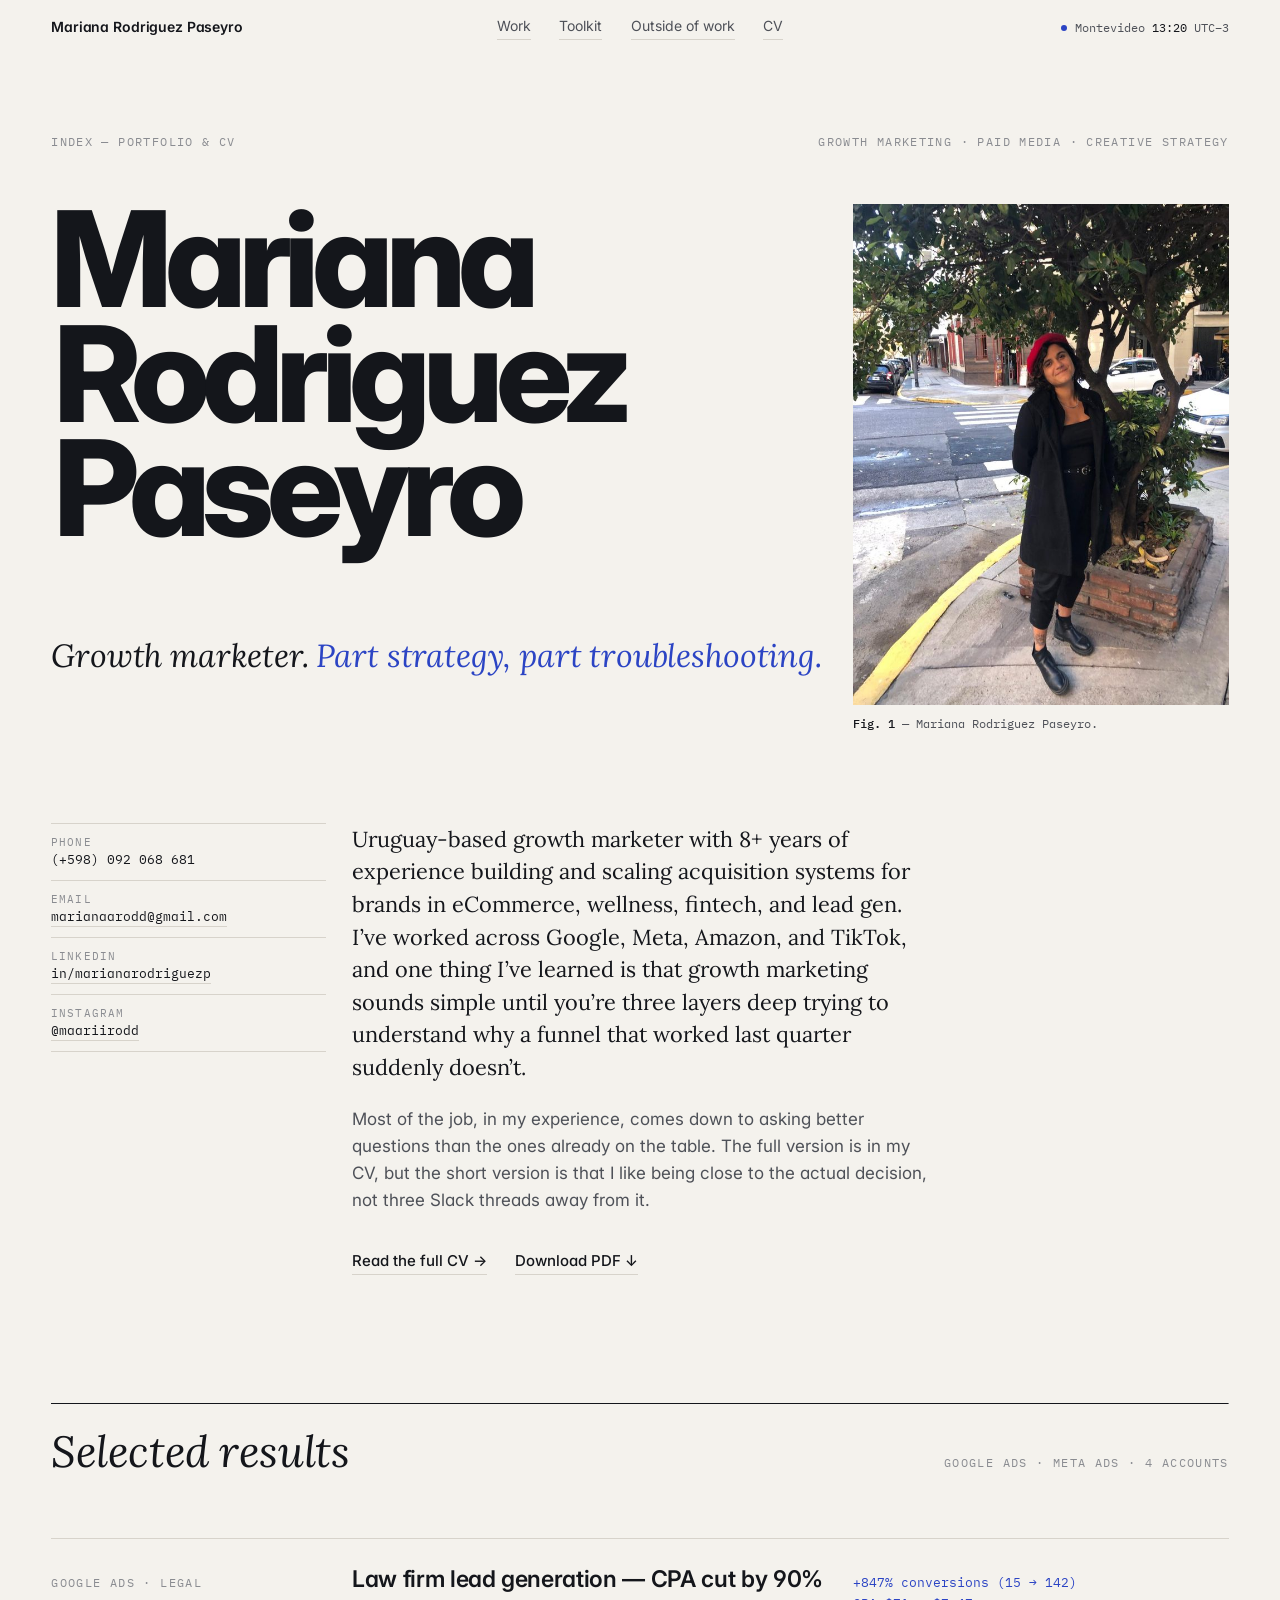
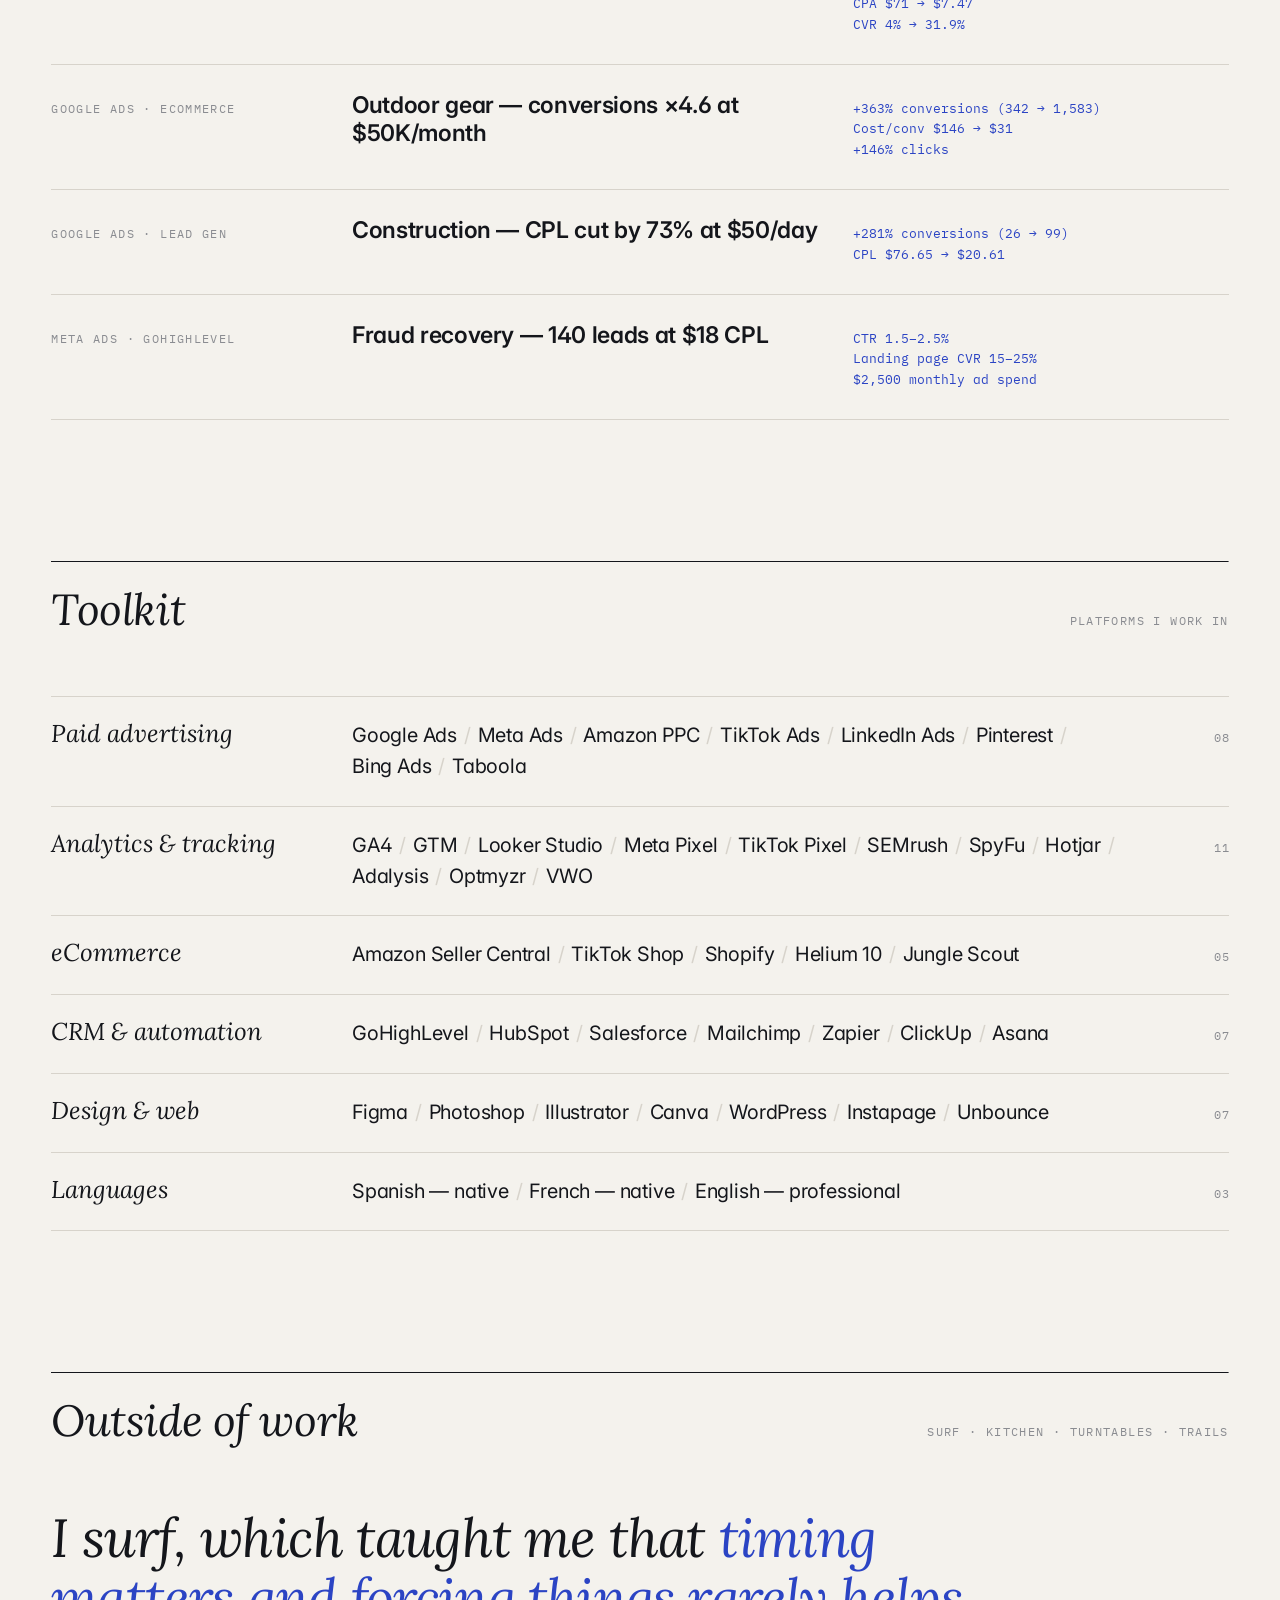
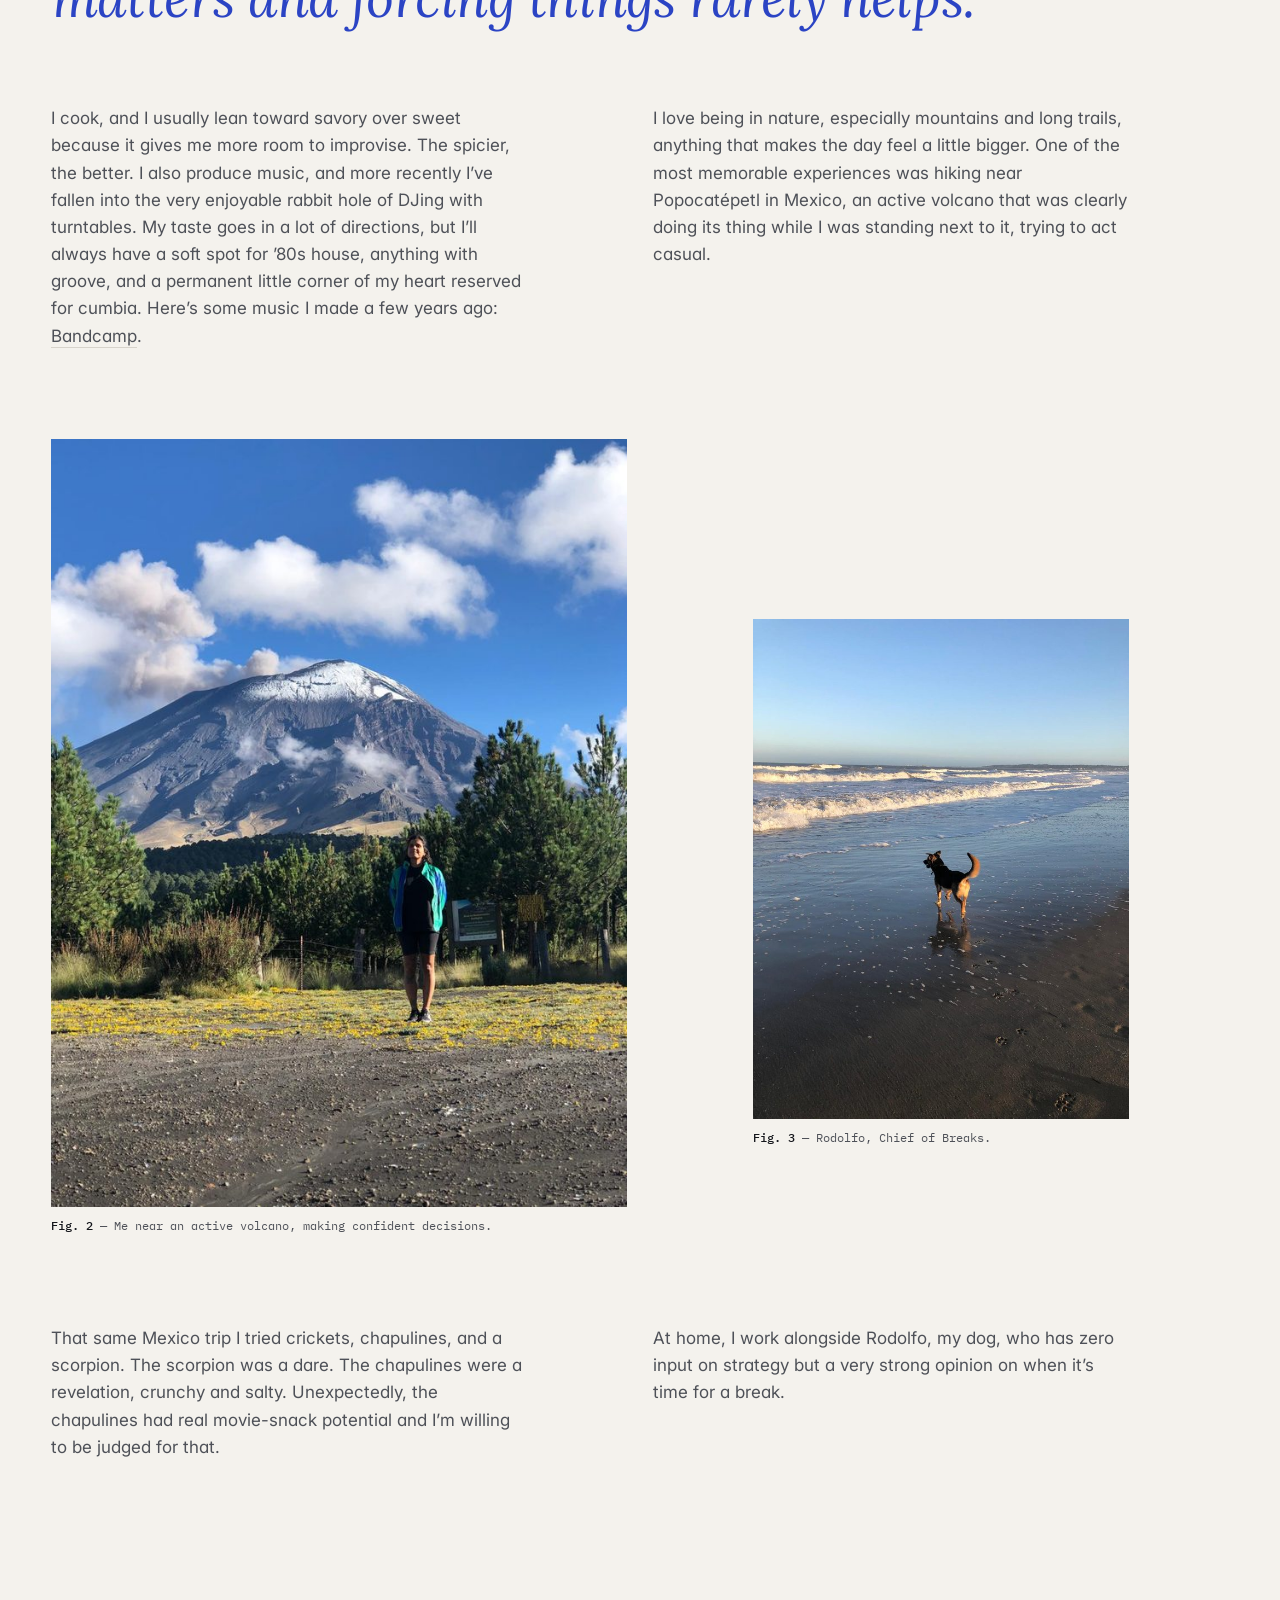
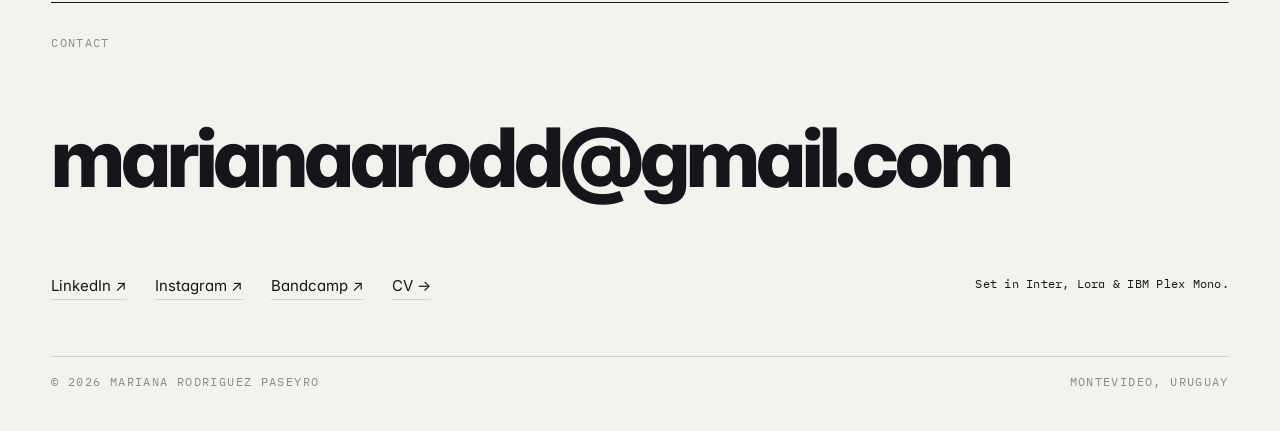
<file: index.html>
<!DOCTYPE html>
<html lang="en">
<head>
<meta charset="UTF-8">
<meta name="viewport" content="width=device-width, initial-scale=1.0">
<title>Mariana Rodriguez Paseyro — Growth marketer</title>
<meta name="description" content="Uruguay-based growth marketer working across Google, Meta, Amazon and TikTok, with a background in design.">
<meta property="og:title" content="Mariana Rodriguez Paseyro — Growth marketer">
<meta property="og:description" content="Growth marketer. Part strategy, part troubleshooting.">
<meta property="og:image" content="https://marirodd.github.io/images/profile.jpg">
<meta name="theme-color" content="#F4F2ED">
<link rel="icon" href="data:image/svg+xml,%3Csvg xmlns='http://www.w3.org/2000/svg' viewBox='0 0 32 32'%3E%3Crect width='32' height='32' fill='%2314161B'/%3E%3Crect x='19' y='19' width='7' height='7' fill='%232B44C4'/%3E%3C/svg%3E">
<link rel="preconnect" href="https://fonts.googleapis.com">
<link rel="preconnect" href="https://fonts.gstatic.com" crossorigin>
<link href="https://fonts.googleapis.com/css2?family=IBM+Plex+Mono:wght@400;500&family=Inter:wght@400;500;600;800&family=Lora:ital,wght@0,400;0,500;1,400;1,500&display=swap" rel="stylesheet">
<link rel="stylesheet" href="assets/site.css">
</head>
<body>

<header class="bar">
  <div class="wrap bar__inner">
    <a class="bar__name" href="index.html">Mariana Rodriguez Paseyro</a>
    <nav class="bar__nav" aria-label="Main">
      <a class="u" href="#work">Work</a>
      <a class="u" href="#toolkit">Toolkit</a>
      <a class="u" href="#outside">Outside of work</a>
      <a class="u" href="cv.html">CV</a>
    </nav>
    <div class="bar__clock"><span class="dot" aria-hidden="true"></span>Montevideo <time id="clock">--:--</time> <span class="mute">UTC−3</span></div>
  </div>
</header>

<main>

  <!-- Hero ---------------------------------------------------------------->
  <section class="wrap grid hero" aria-labelledby="name">
    <div class="hero__kicker">
      <span class="label">Index — Portfolio &amp; CV</span>
      <span class="label">Growth marketing · Paid media · Creative strategy</span>
    </div>

    <h1 class="hero__name" id="name"><span>Mariana</span><span>Rodriguez</span><span>Paseyro</span></h1>

        <figure class="hero__portrait">
      <div class="frame"><img src="images/profile.jpg" alt="Portrait of Mariana Rodriguez Paseyro" width="675" height="900"></div>
      <figcaption><b>Fig. 1</b> — Mariana Rodriguez Paseyro.</figcaption>
    </figure>

    <p class="hero__tagline">Growth marketer. <em>Part strategy, part troubleshooting.</em></p>

    <ul class="hero__contact" aria-label="Contact">
      <li><span class="k">Phone</span>(+598) 092 068 681</li>
      <li><span class="k">Email</span><a class="u" href="mailto:marianaarodd@gmail.com">marianaarodd@gmail.com</a></li>
      <li><span class="k">LinkedIn</span><a class="u" href="https://linkedin.com/in/marianarodriguezp" target="_blank" rel="noopener">in/marianarodriguezp</a></li>
      <li><span class="k">Instagram</span><a class="u" href="https://www.instagram.com/maariirodd/" target="_blank" rel="noopener">@maariirodd</a></li>
    </ul>

    <div class="hero__bio">
      <p class="lede">Uruguay-based growth marketer with 8+ years of experience building and scaling acquisition systems for brands in eCommerce, wellness, fintech, and lead gen. I’ve worked across Google, Meta, Amazon, and TikTok, and one thing I’ve learned is that growth marketing sounds simple until you’re three layers deep trying to understand why a funnel that worked last quarter suddenly doesn’t.</p>
      <p class="body">Most of the job, in my experience, comes down to asking better questions than the ones already on the table. The full version is in my CV, but the short version is that I like being close to the actual decision, not three Slack threads away from it.</p>
      <div class="actions">
        <a class="u" href="cv.html">Read the full CV <span class="arrow">→</span></a>
        <a class="u down" href="Mariana_Rodriguez_CV.pdf" download>Download PDF <span class="arrow">↓</span></a>
      </div>
    </div>

  </section>

  <!-- Selected results ------------------------------------------------------>
  <section class="wrap section section__rule" id="work" aria-labelledby="work-title">
    <div class="section__head">
      <h2 class="section__title" id="work-title">Selected results</h2>
      <span class="section__meta label">Google Ads · Meta Ads · 4 accounts</span>
    </div>
    <ol class="ledger">
      <li>
        <span class="ledger__tag label">Google Ads · Legal</span>
        <h3 class="ledger__title">Law firm lead generation — CPA cut by 90%</h3>
        <p class="ledger__figs"><span>+847% conversions (15 → 142)</span><span>CPA $71 → $7.47</span><span>CVR 4% → 31.9%</span></p>
      </li>
      <li>
        <span class="ledger__tag label">Google Ads · eCommerce</span>
        <h3 class="ledger__title">Outdoor gear — conversions ×4.6 at $50K/month</h3>
        <p class="ledger__figs"><span>+363% conversions (342 → 1,583)</span><span>Cost/conv $146 → $31</span><span>+146% clicks</span></p>
      </li>
      <li>
        <span class="ledger__tag label">Google Ads · Lead gen</span>
        <h3 class="ledger__title">Construction — CPL cut by 73% at $50/day</h3>
        <p class="ledger__figs"><span>+281% conversions (26 → 99)</span><span>CPL $76.65 → $20.61</span></p>
      </li>
      <li>
        <span class="ledger__tag label">Meta Ads · GoHighLevel</span>
        <h3 class="ledger__title">Fraud recovery — 140 leads at $18 CPL</h3>
        <p class="ledger__figs"><span>CTR 1.5–2.5%</span><span>Landing page CVR 15–25%</span><span>$2,500 monthly ad spend</span></p>
      </li>
    </ol>
  </section>

  <!-- Toolkit --------------------------------------------------------------->
  <section class="wrap section section__rule" id="toolkit" aria-labelledby="toolkit-title">
    <div class="section__head">
      <h2 class="section__title" id="toolkit-title">Toolkit</h2>
      <span class="section__meta label">Platforms I work in</span>
    </div>
    <ul class="index">
      <li><span class="index__cat">Paid advertising</span><p class="index__items">Google&nbsp;Ads<i>/</i> Meta&nbsp;Ads<i>/</i> Amazon&nbsp;PPC<i>/</i> TikTok&nbsp;Ads<i>/</i> LinkedIn&nbsp;Ads<i>/</i> Pinterest<i>/</i> Bing&nbsp;Ads<i>/</i> Taboola</p><span class="index__count mono">08</span></li>
      <li><span class="index__cat">Analytics &amp; tracking</span><p class="index__items">GA4<i>/</i> GTM<i>/</i> Looker&nbsp;Studio<i>/</i> Meta&nbsp;Pixel<i>/</i> TikTok&nbsp;Pixel<i>/</i> SEMrush<i>/</i> SpyFu<i>/</i> Hotjar<i>/</i> Adalysis<i>/</i> Optmyzr<i>/</i> VWO</p><span class="index__count mono">11</span></li>
      <li><span class="index__cat">eCommerce</span><p class="index__items">Amazon&nbsp;Seller&nbsp;Central<i>/</i> TikTok&nbsp;Shop<i>/</i> Shopify<i>/</i> Helium&nbsp;10<i>/</i> Jungle&nbsp;Scout</p><span class="index__count mono">05</span></li>
      <li><span class="index__cat">CRM &amp; automation</span><p class="index__items">GoHighLevel<i>/</i> HubSpot<i>/</i> Salesforce<i>/</i> Mailchimp<i>/</i> Zapier<i>/</i> ClickUp<i>/</i> Asana</p><span class="index__count mono">07</span></li>
      <li><span class="index__cat">Design &amp; web</span><p class="index__items">Figma<i>/</i> Photoshop<i>/</i> Illustrator<i>/</i> Canva<i>/</i> WordPress<i>/</i> Instapage<i>/</i> Unbounce</p><span class="index__count mono">07</span></li>
      <li><span class="index__cat">Languages</span><p class="index__items">Spanish&nbsp;—&nbsp;native<i>/</i> French&nbsp;—&nbsp;native<i>/</i> English&nbsp;—&nbsp;professional</p><span class="index__count mono">03</span></li>
    </ul>
  </section>

  <!-- Outside of work ------------------------------------------------------>
  <section class="wrap section section__rule" id="outside" aria-labelledby="outside-title">
    <div class="section__head">
      <h2 class="section__title" id="outside-title">Outside of work</h2>
      <span class="section__meta label">Surf · Kitchen · Turntables · Trails</span>
    </div>

    <div class="grid">
      <p class="quote">I surf, which taught me that <span class="accent">timing matters and forcing things rarely helps.</span></p>
    </div>

    <div class="grid spread">
      <div class="col-a">
        <p class="body">I cook, and I usually lean toward savory over sweet because it gives me more room to improvise. The spicier, the better. I also produce music, and more recently I’ve fallen into the very enjoyable rabbit hole of DJing with turntables. My taste goes in a lot of directions, but I’ll always have a soft spot for ’80s house, anything with groove, and a permanent little corner of my heart reserved for cumbia. Here’s some music I made a few years ago: <a class="u" href="https://malassis.bandcamp.com" target="_blank" rel="noopener">Bandcamp</a>.</p>
      </div>
      <div class="col-b">
        <p class="body">I love being in nature, especially mountains and long trails, anything that makes the day feel a little bigger. One of the most memorable experiences was hiking near Popocatépetl in Mexico, an active volcano that was clearly doing its thing while I was standing next to it, trying to act casual.</p>
      </div>
    </div>

    <div class="grid photos">
      <figure class="photo-a">
        <div class="frame"><img src="images/mexico.jpg" alt="Mariana near Popocatépetl, Mexico" width="675" height="900" loading="lazy"></div>
        <figcaption><b>Fig. 2</b> — Me near an active volcano, making confident decisions.</figcaption>
      </figure>
      <figure class="photo-b">
        <div class="frame"><img src="images/rodolfo.jpg" alt="Rodolfo the dog at the beach" width="675" height="900" loading="lazy"></div>
        <figcaption><b>Fig. 3</b> — Rodolfo, Chief of Breaks.</figcaption>
      </figure>
    </div>

    <div class="grid spread after">
      <div class="col-a">
        <p class="body">That same Mexico trip I tried crickets, chapulines, and a scorpion. The scorpion was a dare. The chapulines were a revelation, crunchy and salty. Unexpectedly, the chapulines had real movie-snack potential and I’m willing to be judged for that.</p>
      </div>
      <div class="col-b">
        <p class="body">At home, I work alongside Rodolfo, my dog, who has zero input on strategy but a very strong opinion on when it’s time for a break.</p>
      </div>
    </div>
  </section>

</main>

<!-- Contact ----------------------------------------------------------------->
<footer class="wrap foot" id="contact">
  <span class="label">Contact</span>
  <div class="grid">
    <p class="foot__big"><a href="mailto:marianaarodd@gmail.com">marianaarodd@gmail.com</a></p>
    <div class="foot__links">
      <a class="u" href="https://linkedin.com/in/marianarodriguezp" target="_blank" rel="noopener">LinkedIn ↗</a>
      <a class="u" href="https://www.instagram.com/maariirodd/" target="_blank" rel="noopener">Instagram ↗</a>
      <a class="u" href="https://malassis.bandcamp.com" target="_blank" rel="noopener">Bandcamp ↗</a>
      <a class="u" href="cv.html">CV →</a>
    </div>
    <p class="foot__colophon mono">Set in Inter, Lora &amp; IBM Plex Mono.</p>
  </div>
  <div class="foot__base label">
    <span>© <span id="year">2026</span> Mariana Rodriguez Paseyro</span>
    <span>Montevideo, Uruguay</span>
  </div>
</footer>

<script src="assets/site.js"></script>
</body>
</html>
</file>
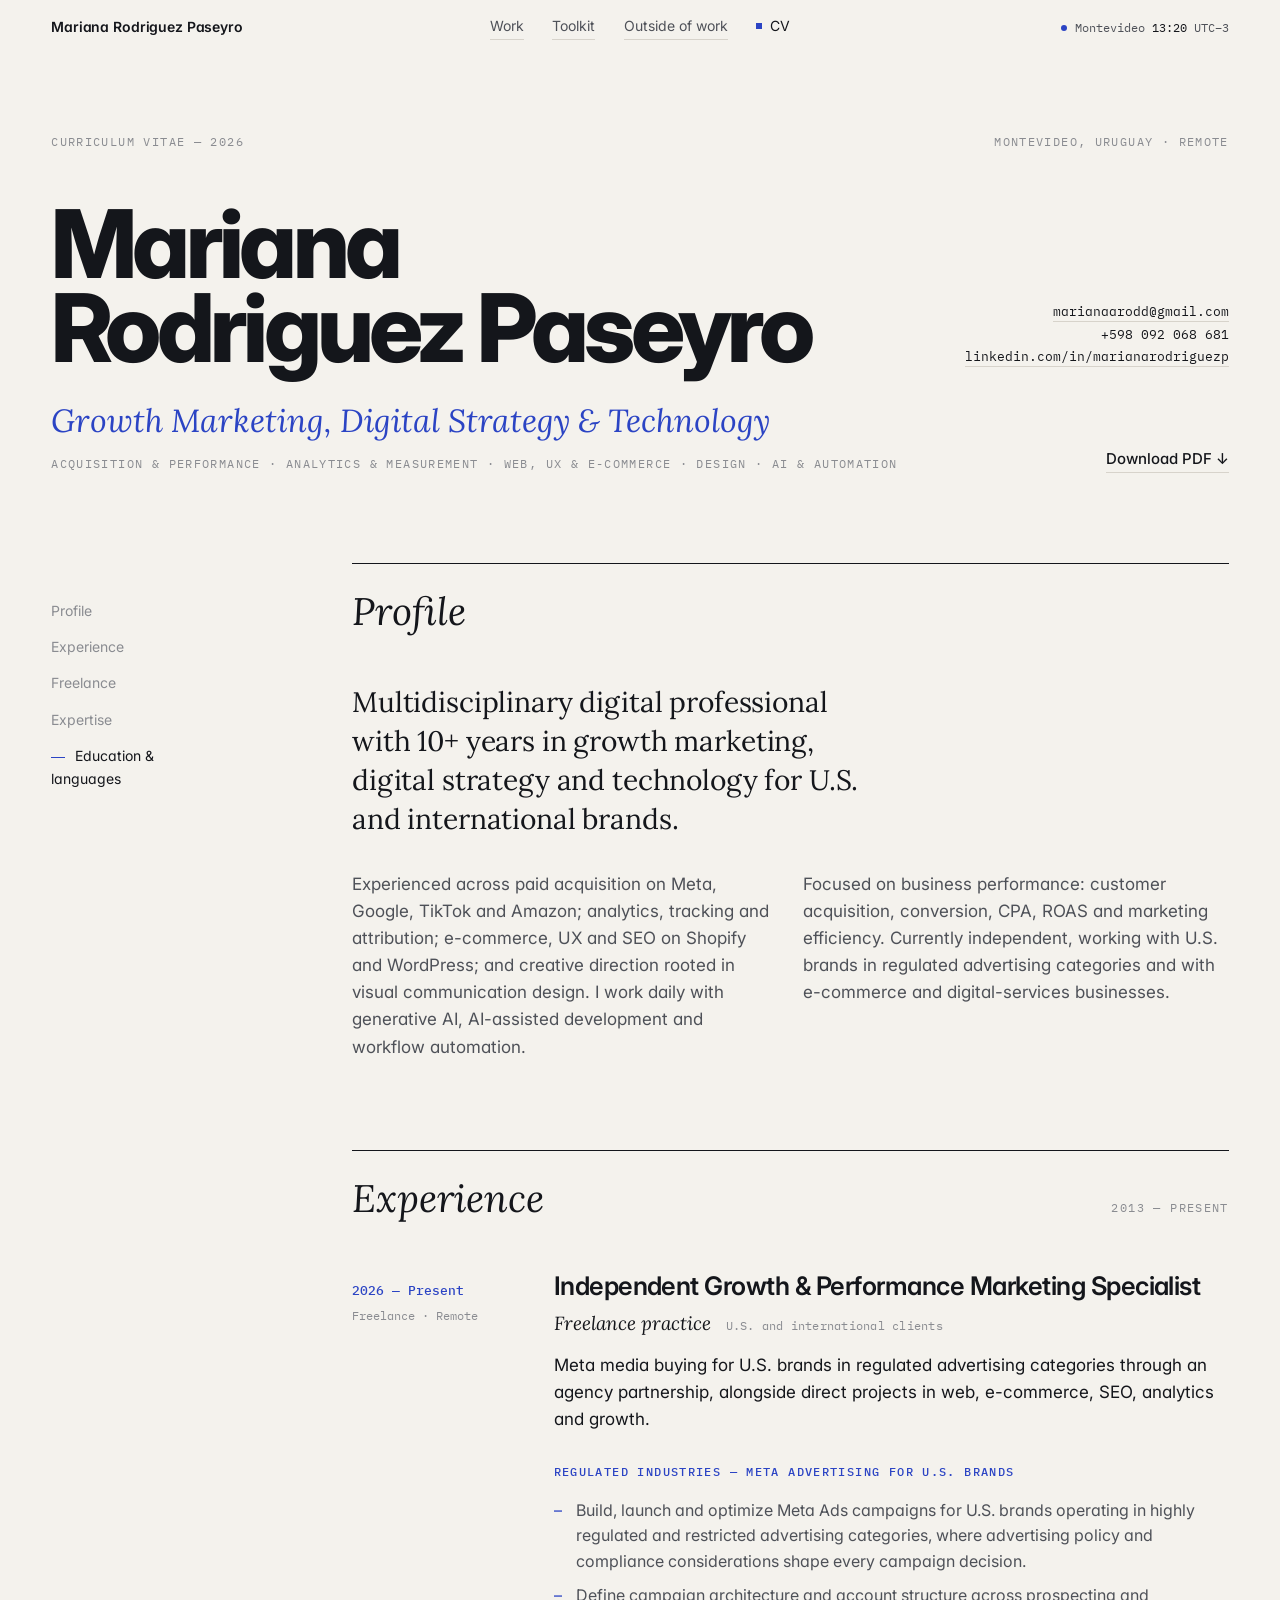
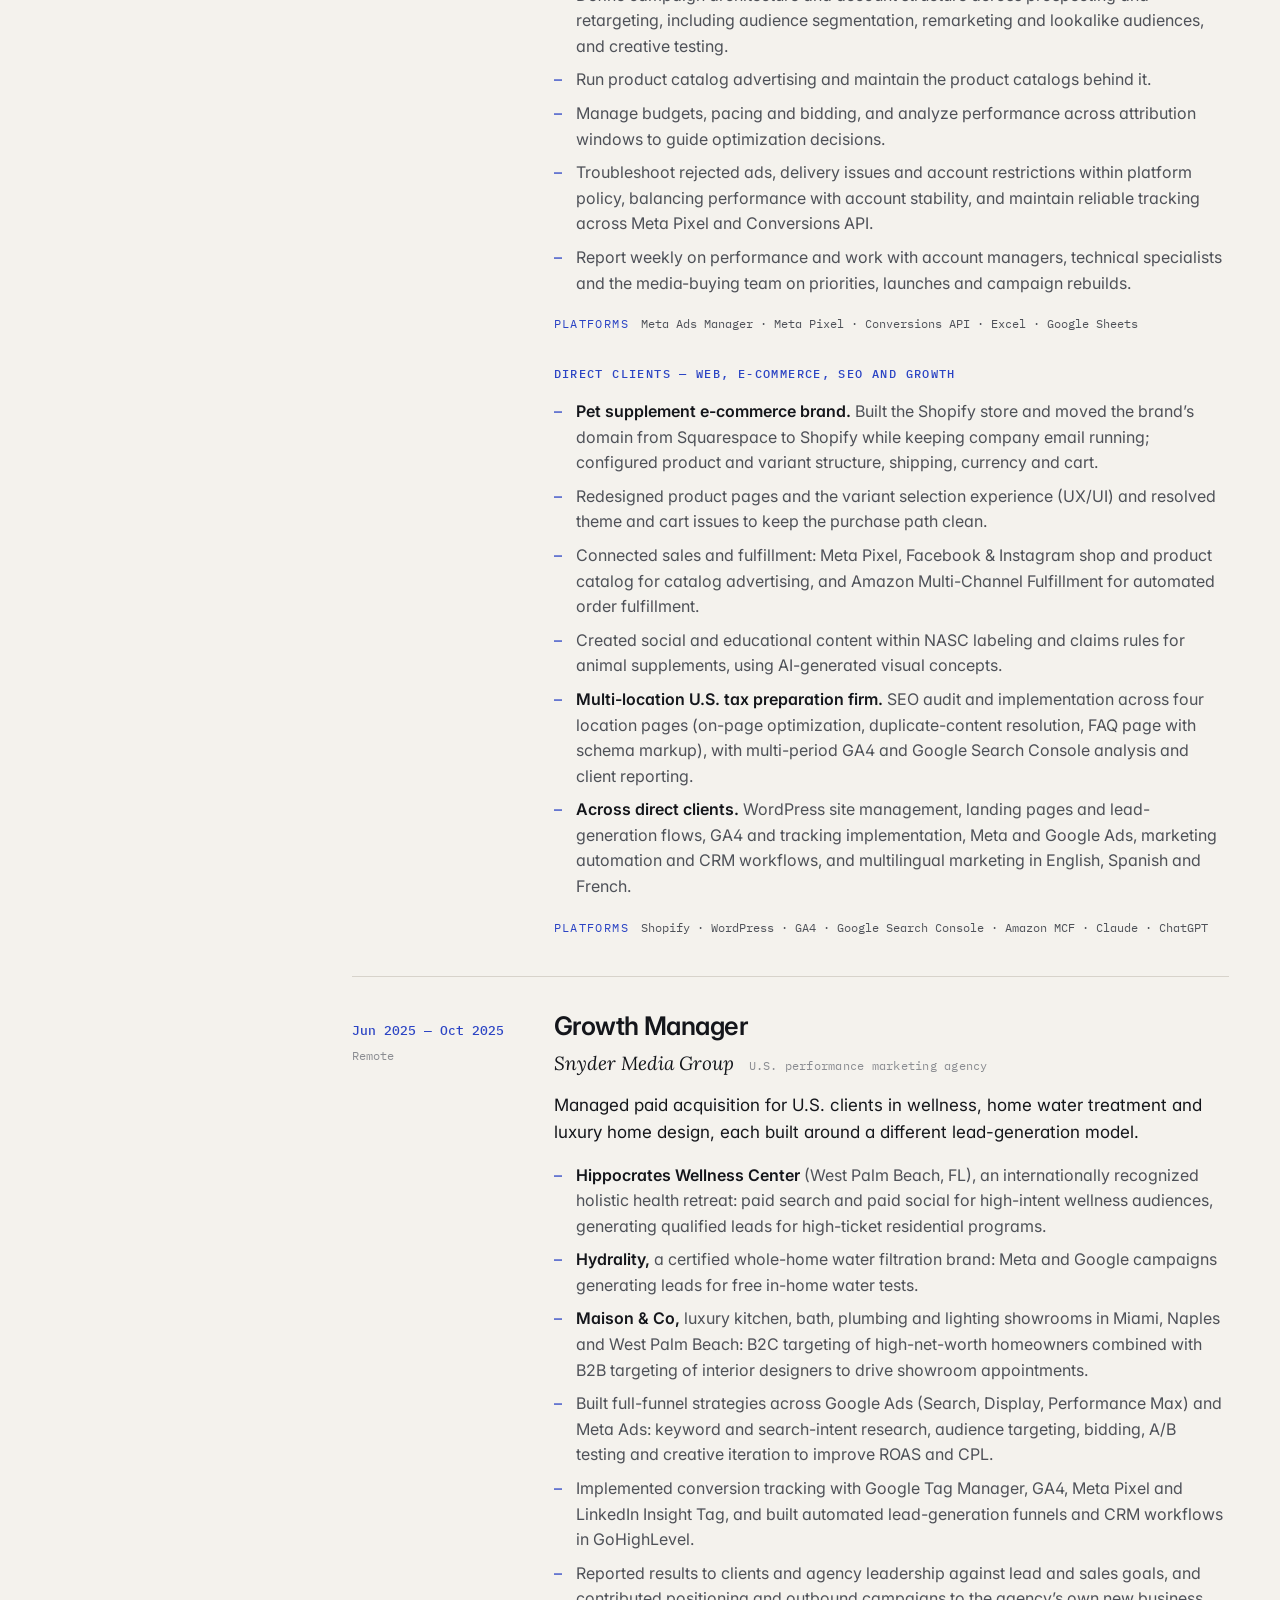
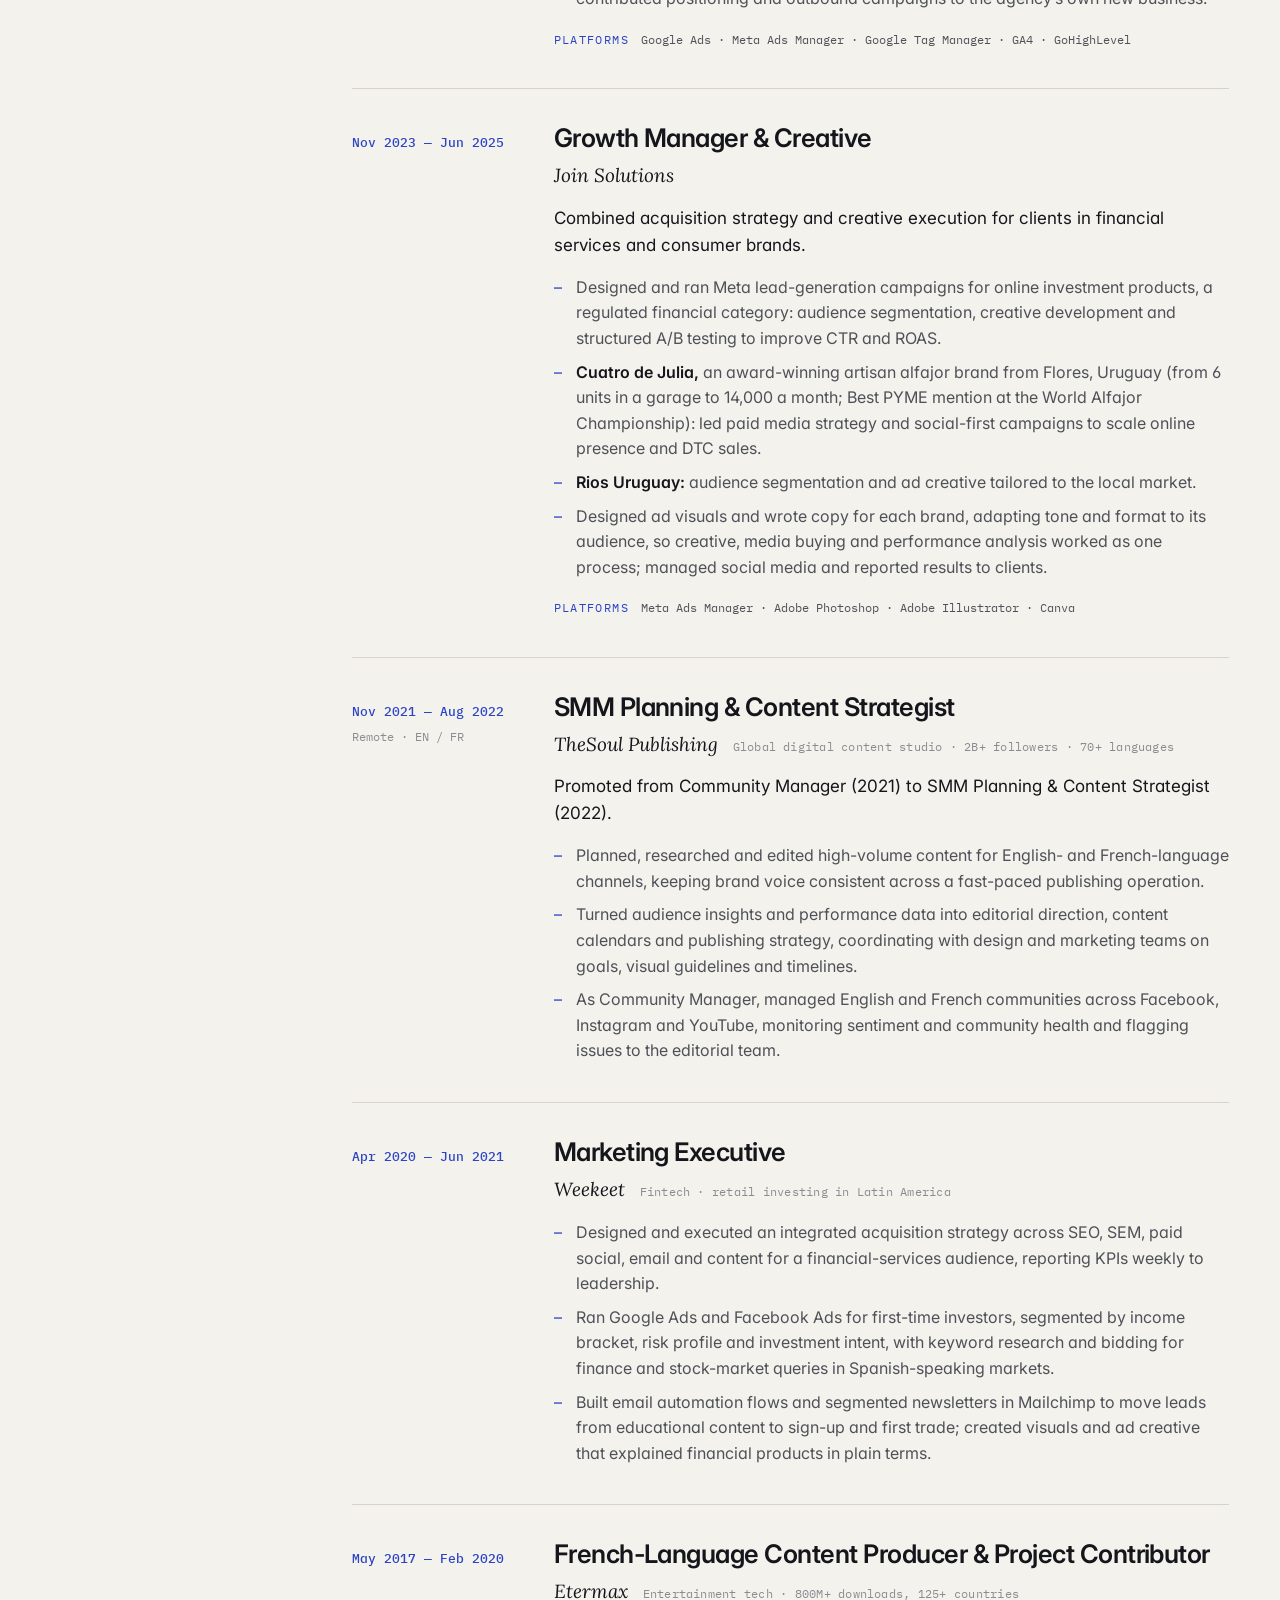
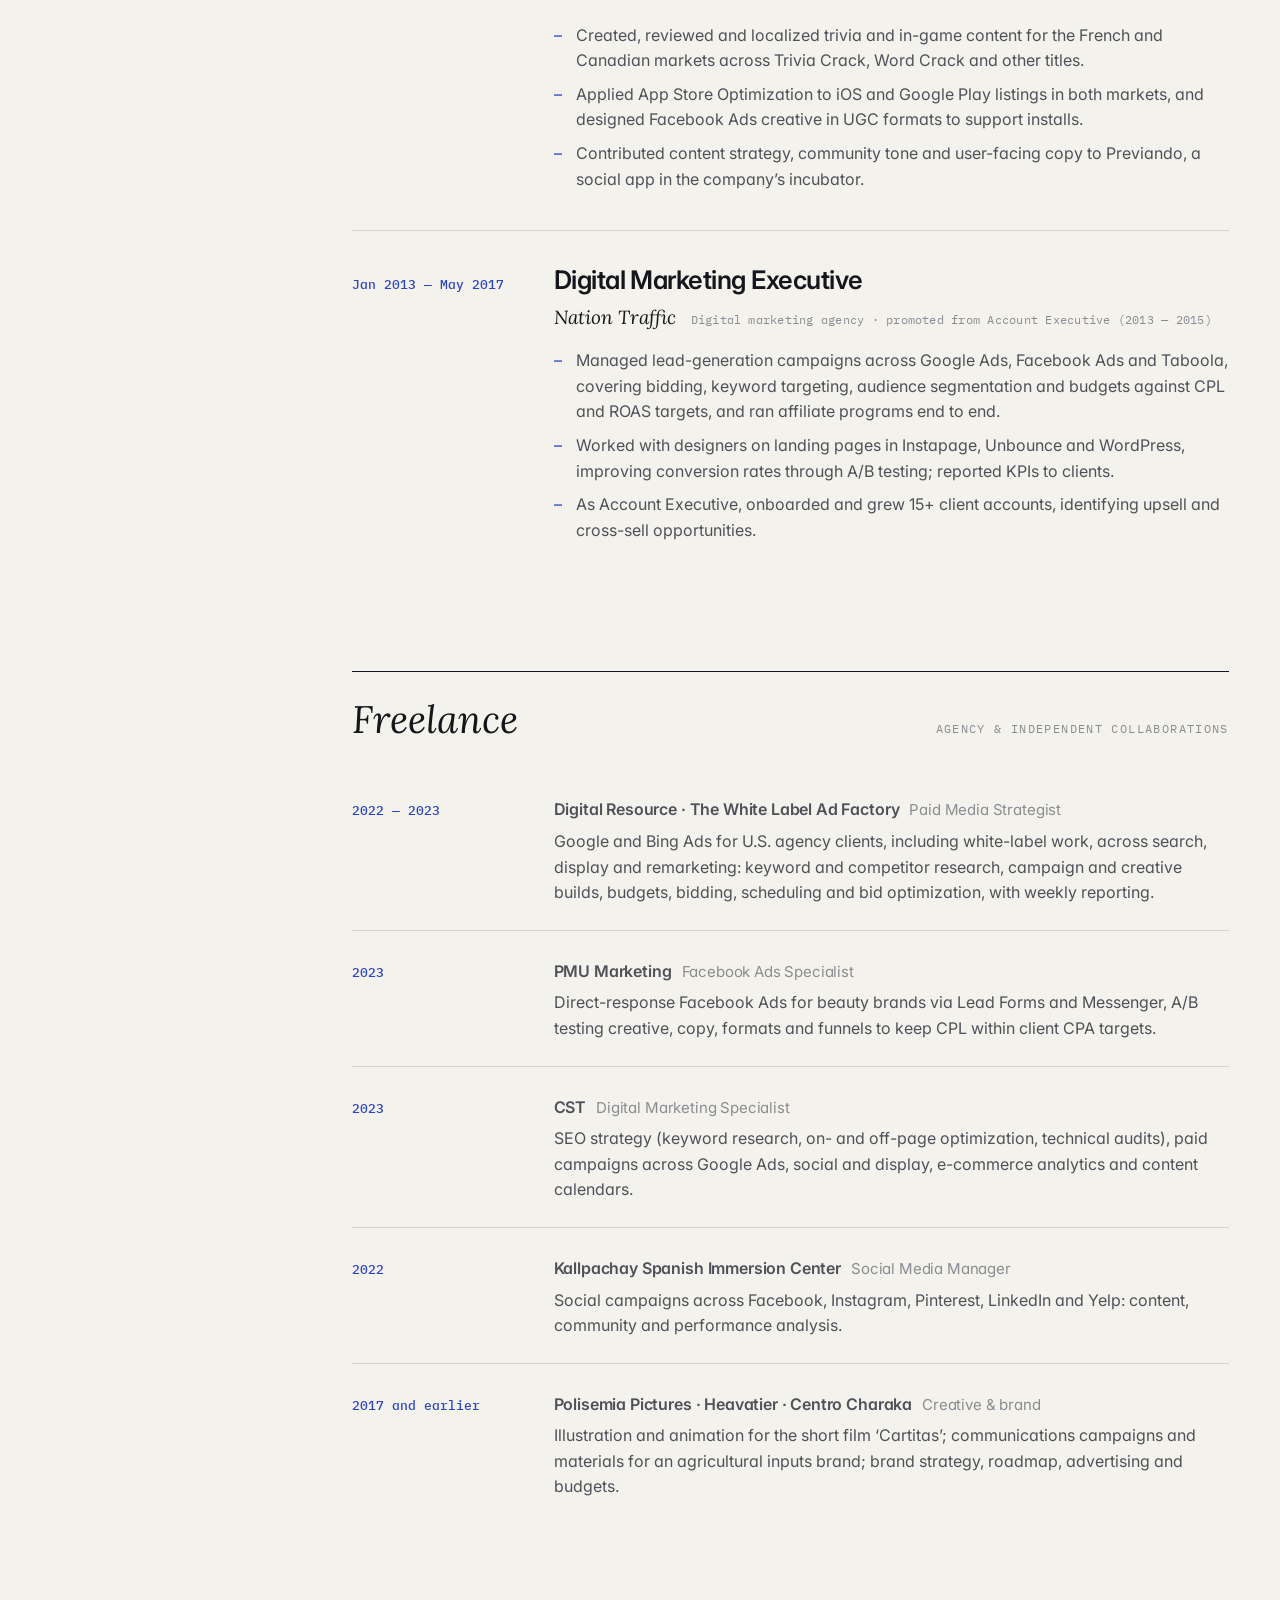
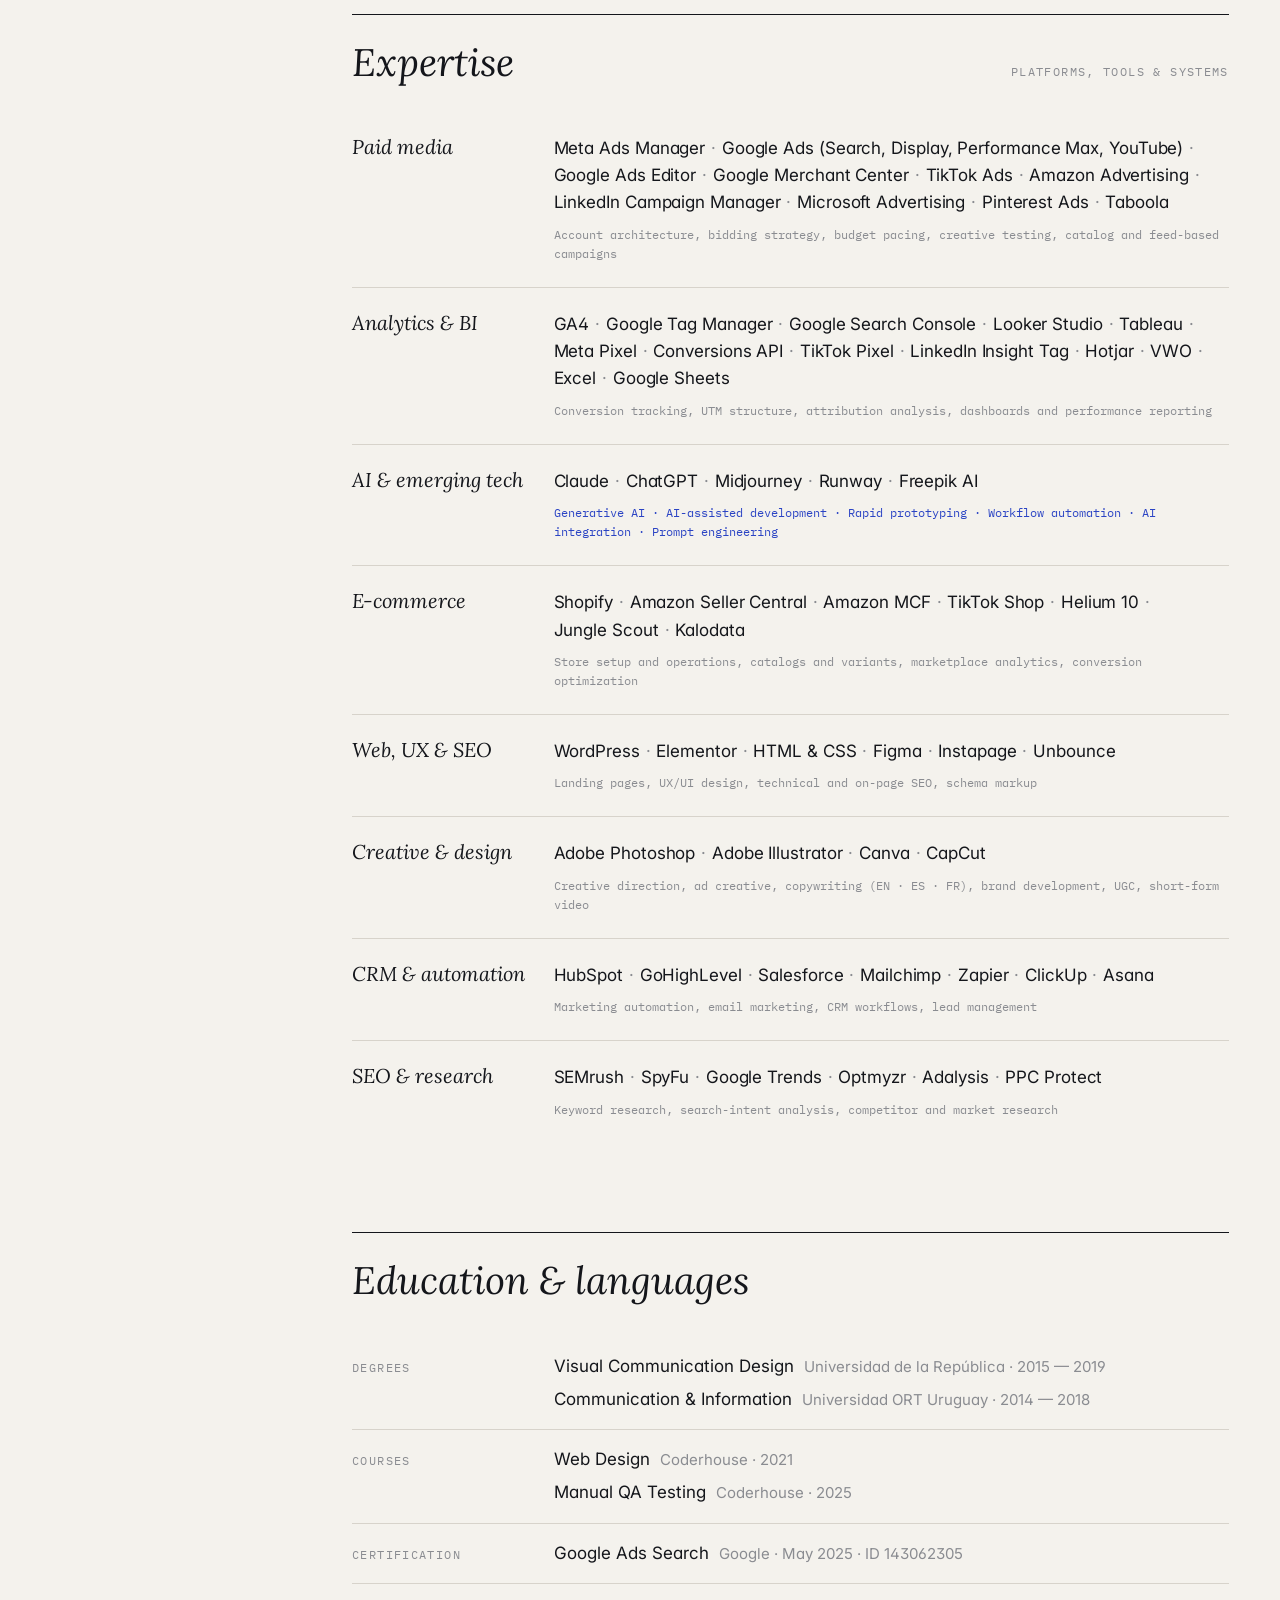
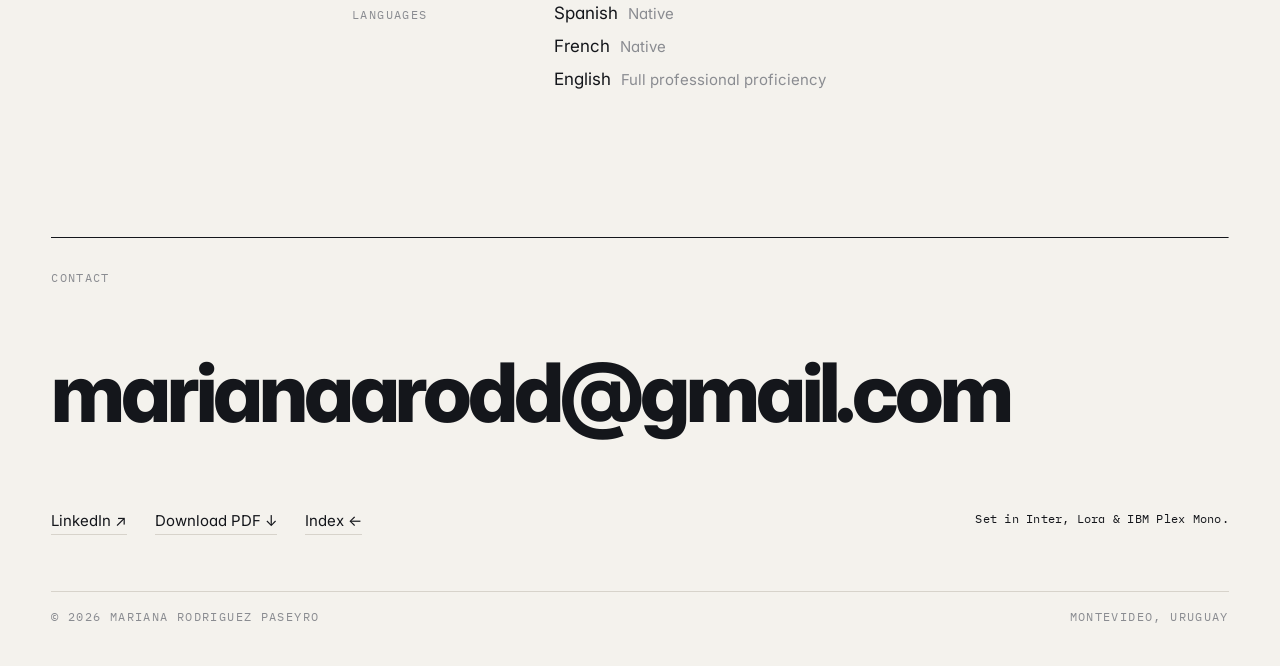
<file: cv.html>
<!DOCTYPE html>
<html lang="en">
<head>
<meta charset="UTF-8">
<meta name="viewport" content="width=device-width, initial-scale=1.0">
<title>CV — Mariana Rodriguez Paseyro</title>
<meta name="description" content="Curriculum Vitae — Mariana Rodriguez Paseyro. Growth Marketing, Digital Strategy & Technology.">
<meta property="og:title" content="CV — Mariana Rodriguez Paseyro">
<meta property="og:description" content="Growth Marketing, Digital Strategy & Technology.">
<meta property="og:image" content="https://marirodd.github.io/images/profile.jpg">
<meta name="theme-color" content="#F4F2ED">
<link rel="icon" href="data:image/svg+xml,%3Csvg xmlns='http://www.w3.org/2000/svg' viewBox='0 0 32 32'%3E%3Crect width='32' height='32' fill='%2314161B'/%3E%3Crect x='19' y='19' width='7' height='7' fill='%232B44C4'/%3E%3C/svg%3E">
<link rel="preconnect" href="https://fonts.googleapis.com">
<link rel="preconnect" href="https://fonts.gstatic.com" crossorigin>
<link href="https://fonts.googleapis.com/css2?family=IBM+Plex+Mono:wght@400;500&family=Inter:wght@400;500;600;800&family=Lora:ital,wght@0,400;0,500;1,400;1,500&display=swap" rel="stylesheet">
<link rel="stylesheet" href="assets/site.css">
</head>
<body>

<header class="bar">
  <div class="wrap bar__inner">
    <a class="bar__name" href="index.html">Mariana Rodriguez Paseyro</a>
    <nav class="bar__nav" aria-label="Main">
      <a class="u" href="index.html#work">Work</a>
      <a class="u" href="index.html#toolkit">Toolkit</a>
      <a class="u" href="index.html#outside">Outside of work</a>
      <a href="cv.html" aria-current="page">CV</a>
    </nav>
    <div class="bar__clock"><span class="dot" aria-hidden="true"></span>Montevideo <time id="clock">--:--</time> <span class="mute">UTC−3</span></div>
  </div>
</header>

<main>

  <!-- Header ----------------------------------------------------------------->
  <section class="wrap grid cvhead" aria-labelledby="cv-name">
    <div class="hero__kicker" style="grid-column:1/-1">
      <span class="label">Curriculum Vitae — 2026</span>
      <span class="label">Montevideo, Uruguay · Remote</span>
    </div>
    <h1 class="cvhead__name" id="cv-name"><span>Mariana</span><span>Rodriguez Paseyro</span></h1>
    <div class="cvhead__contact">
      <a class="u" href="mailto:marianaarodd@gmail.com">marianaarodd@gmail.com</a><br>
      +598 092 068 681<br>
      <a class="u" href="https://linkedin.com/in/marianarodriguezp" target="_blank" rel="noopener">linkedin.com/in/marianarodriguezp</a>
    </div>
    <p class="cvhead__headline">Growth Marketing, Digital Strategy &amp; Technology</p>
    <p class="cvhead__disc label">Acquisition &amp; performance · Analytics &amp; measurement · Web, UX &amp; e-commerce · Design · AI &amp; automation</p>
    <div class="actions cvhead__actions">
      <a class="u down" href="Mariana_Rodriguez_CV.pdf" download>Download PDF <span class="arrow">↓</span></a>
    </div>
  </section>

  <div class="wrap grid cvbody">
    <nav class="toc" aria-label="CV sections">
      <a href="#profile">Profile</a>
      <a href="#experience">Experience</a>
      <a href="#freelance">Freelance</a>
      <a href="#expertise">Expertise</a>
      <a href="#education">Education &amp; languages</a>
    </nav>

    <article class="cvmain">

      <!-- Profile -->
      <section class="cvsec" id="profile">
        <h2 class="cvsec__title">Profile</h2>
        <p class="profile-lede">Multidisciplinary digital professional with 10+ years in growth marketing, digital strategy and technology for U.S. and international brands.</p>
        <div class="profile-body">
          <p>Experienced across paid acquisition on Meta, Google, TikTok and Amazon; analytics, tracking and attribution; e-commerce, UX and SEO on Shopify and WordPress; and creative direction rooted in visual communication design. I work daily with generative AI, AI-assisted development and workflow automation.</p>
          <p>Focused on business performance: customer acquisition, conversion, CPA, ROAS and marketing efficiency. Currently independent, working with U.S. brands in regulated advertising categories and with e-commerce and digital-services businesses.</p>
        </div>
      </section>

      <!-- Experience -->
      <section class="cvsec" id="experience">
        <h2 class="cvsec__title">Experience <span class="label">2013 — Present</span></h2>

        <div class="role">
          <div class="role__when">2026 — Present<small>Freelance · Remote</small></div>
          <div>
            <h3 class="role__title">Independent Growth &amp; Performance Marketing Specialist</h3>
            <p class="role__org">Freelance practice <span class="mono">U.S. and international clients</span></p>
            <p class="role__deck">Meta media buying for U.S. brands in regulated advertising categories through an agency partnership, alongside direct projects in web, e-commerce, SEO, analytics and growth.</p>

            <p class="role__sub">Regulated industries — Meta advertising for U.S. brands</p>
            <ul class="bullets">
              <li>Build, launch and optimize Meta Ads campaigns for U.S. brands operating in highly regulated and restricted advertising categories, where advertising policy and compliance considerations shape every campaign decision.</li>
              <li>Define campaign architecture and account structure across prospecting and retargeting, including audience segmentation, remarketing and lookalike audiences, and creative testing.</li>
              <li>Run product catalog advertising and maintain the product catalogs behind it.</li>
              <li>Manage budgets, pacing and bidding, and analyze performance across attribution windows to guide optimization decisions.</li>
              <li>Troubleshoot rejected ads, delivery issues and account restrictions within platform policy, balancing performance with account stability, and maintain reliable tracking across Meta Pixel and Conversions API.</li>
              <li>Report weekly on performance and work with account managers, technical specialists and the media-buying team on priorities, launches and campaign rebuilds.</li>
            </ul>
            <p class="platforms"><span class="label">Platforms</span>Meta Ads Manager · Meta Pixel · Conversions API · Excel · Google Sheets</p>

            <p class="role__sub">Direct clients — web, e-commerce, SEO and growth</p>
            <ul class="bullets">
              <li><b>Pet supplement e-commerce brand.</b> Built the Shopify store and moved the brand’s domain from Squarespace to Shopify while keeping company email running; configured product and variant structure, shipping, currency and cart.</li>
              <li>Redesigned product pages and the variant selection experience (UX/UI) and resolved theme and cart issues to keep the purchase path clean.</li>
              <li>Connected sales and fulfillment: Meta Pixel, Facebook &amp; Instagram shop and product catalog for catalog advertising, and Amazon Multi-Channel Fulfillment for automated order fulfillment.</li>
              <li>Created social and educational content within NASC labeling and claims rules for animal supplements, using AI-generated visual concepts.</li>
              <li><b>Multi-location U.S. tax preparation firm.</b> SEO audit and implementation across four location pages (on-page optimization, duplicate-content resolution, FAQ page with schema markup), with multi-period GA4 and Google Search Console analysis and client reporting.</li>
              <li><b>Across direct clients.</b> WordPress site management, landing pages and lead-generation flows, GA4 and tracking implementation, Meta and Google Ads, marketing automation and CRM workflows, and multilingual marketing in English, Spanish and French.</li>
            </ul>
            <p class="platforms"><span class="label">Platforms</span>Shopify · WordPress · GA4 · Google Search Console · Amazon MCF · Claude · ChatGPT</p>
          </div>
        </div>

        <div class="role">
          <div class="role__when">Jun 2025 — Oct 2025<small>Remote</small></div>
          <div>
            <h3 class="role__title">Growth Manager</h3>
            <p class="role__org">Snyder Media Group <span class="mono">U.S. performance marketing agency</span></p>
            <p class="role__deck">Managed paid acquisition for U.S. clients in wellness, home water treatment and luxury home design, each built around a different lead-generation model.</p>
            <ul class="bullets">
              <li><b>Hippocrates Wellness Center</b> (West Palm Beach, FL), an internationally recognized holistic health retreat: paid search and paid social for high-intent wellness audiences, generating qualified leads for high-ticket residential programs.</li>
              <li><b>Hydrality,</b> a certified whole-home water filtration brand: Meta and Google campaigns generating leads for free in-home water tests.</li>
              <li><b>Maison &amp; Co,</b> luxury kitchen, bath, plumbing and lighting showrooms in Miami, Naples and West Palm Beach: B2C targeting of high-net-worth homeowners combined with B2B targeting of interior designers to drive showroom appointments.</li>
              <li>Built full-funnel strategies across Google Ads (Search, Display, Performance Max) and Meta Ads: keyword and search-intent research, audience targeting, bidding, A/B testing and creative iteration to improve ROAS and CPL.</li>
              <li>Implemented conversion tracking with Google Tag Manager, GA4, Meta Pixel and LinkedIn Insight Tag, and built automated lead-generation funnels and CRM workflows in GoHighLevel.</li>
              <li>Reported results to clients and agency leadership against lead and sales goals, and contributed positioning and outbound campaigns to the agency’s own new business.</li>
            </ul>
            <p class="platforms"><span class="label">Platforms</span>Google Ads · Meta Ads Manager · Google Tag Manager · GA4 · GoHighLevel</p>
          </div>
        </div>

        <div class="role">
          <div class="role__when">Nov 2023 — Jun 2025</div>
          <div>
            <h3 class="role__title">Growth Manager &amp; Creative</h3>
            <p class="role__org">Join Solutions</p>
            <p class="role__deck">Combined acquisition strategy and creative execution for clients in financial services and consumer brands.</p>
            <ul class="bullets">
              <li>Designed and ran Meta lead-generation campaigns for online investment products, a regulated financial category: audience segmentation, creative development and structured A/B testing to improve CTR and ROAS.</li>
              <li><b>Cuatro de Julia,</b> an award-winning artisan alfajor brand from Flores, Uruguay (from 6 units in a garage to 14,000 a month; Best PYME mention at the World Alfajor Championship): led paid media strategy and social-first campaigns to scale online presence and DTC sales.</li>
              <li><b>Rios Uruguay:</b> audience segmentation and ad creative tailored to the local market.</li>
              <li>Designed ad visuals and wrote copy for each brand, adapting tone and format to its audience, so creative, media buying and performance analysis worked as one process; managed social media and reported results to clients.</li>
            </ul>
            <p class="platforms"><span class="label">Platforms</span>Meta Ads Manager · Adobe Photoshop · Adobe Illustrator · Canva</p>
          </div>
        </div>

        <div class="role">
          <div class="role__when">Nov 2021 — Aug 2022<small>Remote · EN / FR</small></div>
          <div>
            <h3 class="role__title">SMM Planning &amp; Content Strategist</h3>
            <p class="role__org">TheSoul Publishing <span class="mono">Global digital content studio · 2B+ followers · 70+ languages</span></p>
            <p class="role__deck">Promoted from Community Manager (2021) to SMM Planning &amp; Content Strategist (2022).</p>
            <ul class="bullets">
              <li>Planned, researched and edited high-volume content for English- and French-language channels, keeping brand voice consistent across a fast-paced publishing operation.</li>
              <li>Turned audience insights and performance data into editorial direction, content calendars and publishing strategy, coordinating with design and marketing teams on goals, visual guidelines and timelines.</li>
              <li>As Community Manager, managed English and French communities across Facebook, Instagram and YouTube, monitoring sentiment and community health and flagging issues to the editorial team.</li>
            </ul>
          </div>
        </div>

        <div class="role">
          <div class="role__when">Apr 2020 — Jun 2021</div>
          <div>
            <h3 class="role__title">Marketing Executive</h3>
            <p class="role__org">Weekeet <span class="mono">Fintech · retail investing in Latin America</span></p>
            <ul class="bullets">
              <li>Designed and executed an integrated acquisition strategy across SEO, SEM, paid social, email and content for a financial-services audience, reporting KPIs weekly to leadership.</li>
              <li>Ran Google Ads and Facebook Ads for first-time investors, segmented by income bracket, risk profile and investment intent, with keyword research and bidding for finance and stock-market queries in Spanish-speaking markets.</li>
              <li>Built email automation flows and segmented newsletters in Mailchimp to move leads from educational content to sign-up and first trade; created visuals and ad creative that explained financial products in plain terms.</li>
            </ul>
          </div>
        </div>

        <div class="role">
          <div class="role__when">May 2017 — Feb 2020</div>
          <div>
            <h3 class="role__title">French-Language Content Producer &amp; Project Contributor</h3>
            <p class="role__org">Etermax <span class="mono">Entertainment tech · 800M+ downloads, 125+ countries</span></p>
            <ul class="bullets">
              <li>Created, reviewed and localized trivia and in-game content for the French and Canadian markets across Trivia Crack, Word Crack and other titles.</li>
              <li>Applied App Store Optimization to iOS and Google Play listings in both markets, and designed Facebook Ads creative in UGC formats to support installs.</li>
              <li>Contributed content strategy, community tone and user-facing copy to Previando, a social app in the company’s incubator.</li>
            </ul>
          </div>
        </div>

        <div class="role">
          <div class="role__when">Jan 2013 — May 2017</div>
          <div>
            <h3 class="role__title">Digital Marketing Executive</h3>
            <p class="role__org">Nation Traffic <span class="mono">Digital marketing agency · promoted from Account Executive (2013 — 2015)</span></p>
            <ul class="bullets">
              <li>Managed lead-generation campaigns across Google Ads, Facebook Ads and Taboola, covering bidding, keyword targeting, audience segmentation and budgets against CPL and ROAS targets, and ran affiliate programs end to end.</li>
              <li>Worked with designers on landing pages in Instapage, Unbounce and WordPress, improving conversion rates through A/B testing; reported KPIs to clients.</li>
              <li>As Account Executive, onboarded and grew 15+ client accounts, identifying upsell and cross-sell opportunities.</li>
            </ul>
          </div>
        </div>
      </section>

      <!-- Freelance -->
      <section class="cvsec" id="freelance">
        <h2 class="cvsec__title">Freelance <span class="label">Agency &amp; independent collaborations</span></h2>
        <ul class="flist">
          <li><span class="flist__when">2022 — 2023</span><div><p class="flist__who">Digital Resource · The White Label Ad Factory<span>Paid Media Strategist</span></p><p>Google and Bing Ads for U.S. agency clients, including white-label work, across search, display and remarketing: keyword and competitor research, campaign and creative builds, budgets, bidding, scheduling and bid optimization, with weekly reporting.</p></div></li>
          <li><span class="flist__when">2023</span><div><p class="flist__who">PMU Marketing<span>Facebook Ads Specialist</span></p><p>Direct-response Facebook Ads for beauty brands via Lead Forms and Messenger, A/B testing creative, copy, formats and funnels to keep CPL within client CPA targets.</p></div></li>
          <li><span class="flist__when">2023</span><div><p class="flist__who">CST<span>Digital Marketing Specialist</span></p><p>SEO strategy (keyword research, on- and off-page optimization, technical audits), paid campaigns across Google Ads, social and display, e-commerce analytics and content calendars.</p></div></li>
          <li><span class="flist__when">2022</span><div><p class="flist__who">Kallpachay Spanish Immersion Center<span>Social Media Manager</span></p><p>Social campaigns across Facebook, Instagram, Pinterest, LinkedIn and Yelp: content, community and performance analysis.</p></div></li>
          <li><span class="flist__when">2017 and earlier</span><div><p class="flist__who">Polisemia Pictures · Heavatier · Centro Charaka<span>Creative &amp; brand</span></p><p>Illustration and animation for the short film ‘Cartitas’; communications campaigns and materials for an agricultural inputs brand; brand strategy, roadmap, advertising and budgets.</p></div></li>
        </ul>
      </section>

      <!-- Expertise -->
      <section class="cvsec" id="expertise">
        <h2 class="cvsec__title">Expertise <span class="label">Platforms, tools &amp; systems</span></h2>
        <ul class="xp">
          <li><span class="xp__cat">Paid media</span><div><p class="xp__tools">Meta&nbsp;Ads&nbsp;Manager<i>·</i> Google Ads (Search, Display, Performance Max, YouTube)<i>·</i> Google&nbsp;Ads&nbsp;Editor<i>·</i> Google&nbsp;Merchant&nbsp;Center<i>·</i> TikTok&nbsp;Ads<i>·</i> Amazon&nbsp;Advertising<i>·</i> LinkedIn Campaign Manager<i>·</i> Microsoft&nbsp;Advertising<i>·</i> Pinterest&nbsp;Ads<i>·</i> Taboola</p><p class="xp__practice">Account architecture, bidding strategy, budget pacing, creative testing, catalog and feed-based campaigns</p></div></li>
          <li><span class="xp__cat">Analytics &amp; BI</span><div><p class="xp__tools">GA4<i>·</i> Google&nbsp;Tag&nbsp;Manager<i>·</i> Google&nbsp;Search&nbsp;Console<i>·</i> Looker&nbsp;Studio<i>·</i> Tableau<i>·</i> Meta&nbsp;Pixel<i>·</i> Conversions&nbsp;API<i>·</i> TikTok&nbsp;Pixel<i>·</i> LinkedIn&nbsp;Insight&nbsp;Tag<i>·</i> Hotjar<i>·</i> VWO<i>·</i> Excel<i>·</i> Google&nbsp;Sheets</p><p class="xp__practice">Conversion tracking, UTM structure, attribution analysis, dashboards and performance reporting</p></div></li>
          <li class="is-ai"><span class="xp__cat">AI &amp; emerging tech</span><div><p class="xp__tools">Claude<i>·</i> ChatGPT<i>·</i> Midjourney<i>·</i> Runway<i>·</i> Freepik&nbsp;AI</p><p class="xp__practice">Generative AI · AI-assisted development · Rapid prototyping · Workflow automation · AI integration · Prompt engineering</p></div></li>
          <li><span class="xp__cat">E-commerce</span><div><p class="xp__tools">Shopify<i>·</i> Amazon&nbsp;Seller&nbsp;Central<i>·</i> Amazon&nbsp;MCF<i>·</i> TikTok&nbsp;Shop<i>·</i> Helium&nbsp;10<i>·</i> Jungle&nbsp;Scout<i>·</i> Kalodata</p><p class="xp__practice">Store setup and operations, catalogs and variants, marketplace analytics, conversion optimization</p></div></li>
          <li><span class="xp__cat">Web, UX &amp; SEO</span><div><p class="xp__tools">WordPress<i>·</i> Elementor<i>·</i> HTML&nbsp;&amp;&nbsp;CSS<i>·</i> Figma<i>·</i> Instapage<i>·</i> Unbounce</p><p class="xp__practice">Landing pages, UX/UI design, technical and on-page SEO, schema markup</p></div></li>
          <li><span class="xp__cat">Creative &amp; design</span><div><p class="xp__tools">Adobe&nbsp;Photoshop<i>·</i> Adobe&nbsp;Illustrator<i>·</i> Canva<i>·</i> CapCut</p><p class="xp__practice">Creative direction, ad creative, copywriting (EN · ES · FR), brand development, UGC, short-form video</p></div></li>
          <li><span class="xp__cat">CRM &amp; automation</span><div><p class="xp__tools">HubSpot<i>·</i> GoHighLevel<i>·</i> Salesforce<i>·</i> Mailchimp<i>·</i> Zapier<i>·</i> ClickUp<i>·</i> Asana</p><p class="xp__practice">Marketing automation, email marketing, CRM workflows, lead management</p></div></li>
          <li><span class="xp__cat">SEO &amp; research</span><div><p class="xp__tools">SEMrush<i>·</i> SpyFu<i>·</i> Google&nbsp;Trends<i>·</i> Optmyzr<i>·</i> Adalysis<i>·</i> PPC&nbsp;Protect</p><p class="xp__practice">Keyword research, search-intent analysis, competitor and market research</p></div></li>
        </ul>
      </section>

      <!-- Education -->
      <section class="cvsec" id="education">
        <h2 class="cvsec__title">Education &amp; languages</h2>
        <ul class="edu">
          <li><span class="k label">Degrees</span><div class="v"><div>Visual Communication Design<span>Universidad de la República · 2015 — 2019</span></div><div>Communication &amp; Information<span>Universidad ORT Uruguay · 2014 — 2018</span></div></div></li>
          <li><span class="k label">Courses</span><div class="v"><div>Web Design<span>Coderhouse · 2021</span></div><div>Manual QA Testing<span>Coderhouse · 2025</span></div></div></li>
          <li><span class="k label">Certification</span><div class="v"><div>Google Ads Search<span>Google · May 2025 · ID 143062305</span></div></div></li>
          <li><span class="k label">Languages</span><div class="v"><div>Spanish<span>Native</span></div><div>French<span>Native</span></div><div>English<span>Full professional proficiency</span></div></div></li>
        </ul>
      </section>

    </article>
  </div>
</main>

<footer class="wrap foot" id="contact">
  <span class="label">Contact</span>
  <div class="grid">
    <p class="foot__big"><a href="mailto:marianaarodd@gmail.com">marianaarodd@gmail.com</a></p>
    <div class="foot__links">
      <a class="u" href="https://linkedin.com/in/marianarodriguezp" target="_blank" rel="noopener">LinkedIn ↗</a>
      <a class="u" href="Mariana_Rodriguez_CV.pdf" download>Download PDF ↓</a>
      <a class="u" href="index.html">Index ←</a>
    </div>
    <p class="foot__colophon mono">Set in Inter, Lora &amp; IBM Plex Mono.</p>
  </div>
  <div class="foot__base label">
    <span>© <span id="year">2026</span> Mariana Rodriguez Paseyro</span>
    <span>Montevideo, Uruguay</span>
  </div>
</footer>

<script src="assets/site.js"></script>
</body>
</html>
</file>
<file: assets/site.css>
/* ==========================================================================
   Mariana Rodriguez Paseyro — personal site
   Editorial index system: warm paper, ink, one ultramarine accent.
   Inter (structure) · Lora italic (voice) · IBM Plex Mono (metadata)
   ========================================================================== */

:root {
  --paper: #F4F2ED;
  --paper-2: #ECE9E2;
  --ink: #14161B;
  --graphite: #4E5158;
  --mute: #8A8C91;
  --hair: #D7D3CB;
  --accent: #2B44C4;

  --sans: "Inter", "Helvetica Neue", Arial, sans-serif;
  --serif: "Lora", Georgia, serif;
  --mono: "IBM Plex Mono", "SFMono-Regular", Menlo, Consolas, monospace;

  --pad: clamp(20px, 4vw, 56px);
  --gap: clamp(16px, 2vw, 32px);
  --bar: 56px;
}

*, *::before, *::after { box-sizing: border-box; }
html { -webkit-text-size-adjust: 100%; scroll-behavior: smooth; scroll-padding-top: calc(var(--bar) + 24px); }
body {
  margin: 0;
  background: var(--paper);
  color: var(--ink);
  font-family: var(--sans);
  font-size: 17px;
  line-height: 1.6;
  font-feature-settings: "cv11", "ss01";
  -webkit-font-smoothing: antialiased;
  text-rendering: optimizeLegibility;
}
img { display: block; max-width: 100%; height: auto; }
p { margin: 0; }
h1, h2, h3 { margin: 0; font-weight: inherit; }
ul, ol { list-style: none; margin: 0; padding: 0; }
::selection { background: var(--accent); color: var(--paper); }

a { color: inherit; text-decoration: none; }
a:focus-visible, button:focus-visible { outline: 2px solid var(--accent); outline-offset: 4px; }

/* Underline that draws in from the left on hover */
.u {
  background-image: linear-gradient(currentColor, currentColor), linear-gradient(var(--hair), var(--hair));
  background-size: 0% 1px, 100% 1px;
  background-position: 0 100%, 0 100%;
  background-repeat: no-repeat;
  padding-bottom: 2px;
  transition: background-size .35s cubic-bezier(.2,.7,.2,1), color .2s;
}
.u:hover { background-size: 100% 1px, 100% 1px; color: var(--accent); }

.mono { font-family: var(--mono); font-size: 12px; letter-spacing: .02em; }
.label {
  font-family: var(--mono); font-size: 11.5px; letter-spacing: .12em; text-transform: uppercase;
  color: var(--mute);
}
.accent { color: var(--accent); }

.wrap { max-width: 1360px; margin: 0 auto; padding: 0 var(--pad); }
.grid { display: grid; grid-template-columns: repeat(12, minmax(0, 1fr)); column-gap: var(--gap); }

/* ----------------------------------------------------------------------- Top bar */
.bar {
  position: sticky; top: 0; z-index: 20;
  height: var(--bar);
  background: color-mix(in srgb, var(--paper) 88%, transparent);
  -webkit-backdrop-filter: blur(10px); backdrop-filter: blur(10px);
  border-bottom: 1px solid transparent;
  transition: border-color .3s;
}
.bar.is-scrolled { border-bottom-color: var(--hair); }
.bar__inner { height: 100%; display: grid; grid-template-columns: 1fr auto 1fr; align-items: center; column-gap: var(--gap); }
.bar__name { font-weight: 600; font-size: 14px; letter-spacing: -.01em; justify-self: start; }
.bar__nav { display: flex; gap: clamp(14px, 2.2vw, 32px); font-size: 14px; color: var(--graphite); }
.bar__nav a[aria-current="page"] { color: var(--ink); }
.bar__nav a[aria-current="page"]::before { content: ""; display: inline-block; width: 6px; height: 6px; background: var(--accent); margin-right: 8px; vertical-align: 2px; }
.bar__clock { justify-self: end; font-family: var(--mono); font-size: 12px; color: var(--graphite); white-space: nowrap; }
.bar__clock time { color: var(--ink); }
.bar__clock .dot { display: inline-block; width: 6px; height: 6px; border-radius: 50%; background: var(--accent); margin-right: 8px; vertical-align: 1px; animation: pulse 2.4s ease-in-out infinite; }
@keyframes pulse { 50% { opacity: .25; } }

/* ----------------------------------------------------------------------- Sections */
.section { padding-top: 26px; padding-bottom: clamp(88px, 11vw, 160px); }
.section__rule, .foot { background-image: linear-gradient(var(--ink), var(--ink)); background-repeat: no-repeat; background-size: calc(100% - 2 * var(--pad)) 1px; background-position: var(--pad) 0; }
.section__head { display: grid; grid-template-columns: repeat(12, minmax(0, 1fr)); column-gap: var(--gap); align-items: baseline; margin-bottom: clamp(40px, 5vw, 72px); }
.section__title { grid-column: 1 / span 6; font-family: var(--serif); font-style: italic; font-size: clamp(30px, 3.4vw, 46px); line-height: 1.05; letter-spacing: -.01em; }
.section__meta { grid-column: 7 / -1; justify-self: end; text-align: right; }

/* ----------------------------------------------------------------------- Hero */
.hero { padding-top: clamp(40px, 6vw, 88px); padding-bottom: clamp(88px, 10vw, 150px); row-gap: 0; }
.hero__kicker { grid-column: 1 / -1; display: flex; justify-content: space-between; gap: 24px; margin-bottom: clamp(28px, 4vw, 56px); }
.hero__name {
  grid-column: 1 / span 8; grid-row: 2;
  font-weight: 800; font-size: clamp(52px, 10.4vw, 152px); line-height: .86; letter-spacing: -.055em;
}
.hero__name span { display: block; }
.hero__name span + span { padding-left: .02em; }
.hero__tagline {
  grid-column: 1 / span 8; grid-row: 3; margin-top: clamp(22px, 2.6vw, 36px);
  font-family: var(--serif); font-style: italic; font-size: clamp(22px, 2.5vw, 34px); line-height: 1.25; letter-spacing: -.005em;
}
.hero__tagline em { color: var(--accent); font-style: italic; }
.hero__contact { grid-column: 1 / span 3; margin-top: clamp(56px, 7vw, 104px); align-self: start; }
.hero__contact li { font-family: var(--mono); font-size: 13px; line-height: 1.5; padding: 10px 0; border-top: 1px solid var(--hair); }
.hero__contact li:last-child { border-bottom: 1px solid var(--hair); }
.hero__contact .k { display: block; color: var(--mute); font-size: 11px; letter-spacing: .1em; text-transform: uppercase; }
.hero__bio { grid-column: 4 / span 6; margin-top: clamp(56px, 7vw, 104px); }
.lede { font-family: var(--serif); font-size: clamp(19px, 1.7vw, 23px); line-height: 1.5; color: var(--ink); }
.body { color: var(--graphite); margin-top: 22px; max-width: 58ch; }
.actions { display: flex; flex-wrap: wrap; gap: 14px 28px; margin-top: 34px; font-size: 15px; font-weight: 500; }
.actions .arrow { display: inline-block; transition: transform .3s cubic-bezier(.2,.7,.2,1); }
.actions a:hover .arrow { transform: translateX(4px); }
.actions a.down:hover .arrow { transform: translateY(3px); }
.hero__portrait { grid-column: 9 / -1; grid-row: 2 / span 2; align-self: start; margin: .12em 0 0; }
.frame { position: relative; overflow: hidden; background: var(--paper-2); aspect-ratio: 3 / 4; }
.frame img { width: 100%; height: 100%; object-fit: cover; transition: transform 1.2s cubic-bezier(.2,.7,.2,1); }
figure:hover .frame img { transform: scale(1.025); }
figcaption { margin-top: 10px; font-family: var(--mono); font-size: 12px; line-height: 1.5; color: var(--graphite); }
figcaption b { font-weight: 500; color: var(--ink); }

/* ----------------------------------------------------------------------- Results ledger */
.ledger { border-bottom: 1px solid var(--hair); }
.ledger li {
  display: grid; grid-template-columns: repeat(12, minmax(0, 1fr)); column-gap: var(--gap);
  padding: 26px 0 28px; border-top: 1px solid var(--hair); align-items: baseline;
}
.ledger__tag { grid-column: 1 / span 3; }
.ledger__title { grid-column: 4 / span 5; font-size: clamp(19px, 1.8vw, 24px); font-weight: 600; line-height: 1.25; letter-spacing: -.015em; }
.ledger__figs { grid-column: 9 / -1; font-family: var(--mono); font-size: 13px; line-height: 1.6; color: var(--accent); }
.ledger__figs span { display: block; }
.footnote { margin-top: 18px; }

/* ----------------------------------------------------------------------- Toolkit index */
.index li {
  display: grid; grid-template-columns: repeat(12, minmax(0, 1fr)); column-gap: var(--gap);
  padding: 22px 0 24px; border-top: 1px solid var(--hair); align-items: baseline;
}
.index li:last-child { border-bottom: 1px solid var(--hair); }
.index__cat { grid-column: 1 / span 3; font-family: var(--serif); font-style: italic; font-size: clamp(20px, 1.9vw, 26px); line-height: 1.2; }
.index__items { grid-column: 4 / span 8; font-size: clamp(17px, 1.55vw, 21px); line-height: 1.55; letter-spacing: -.01em; }
.index__items i { font-style: normal; color: var(--hair); padding: 0 .1em 0 .35em; }
.index__count { grid-column: 12 / -1; justify-self: end; color: var(--mute); }

/* ----------------------------------------------------------------------- Outside of work */
.quote {
  grid-column: 1 / span 10;
  font-family: var(--serif); font-style: italic; font-size: clamp(30px, 4.2vw, 60px); line-height: 1.12; letter-spacing: -.015em;
}
.quote .accent { font-style: italic; }
.col-a { grid-column: 1 / span 5; }
.col-b { grid-column: 7 / span 5; }
.spread { margin-top: clamp(48px, 6vw, 88px); row-gap: 0; }
.spread p + p { margin-top: 18px; }
.spread .body { margin-top: 0; }
.photos { margin-top: clamp(56px, 7vw, 104px); align-items: start; }
.photo-a { grid-column: 1 / span 6; margin: 0; }
.photo-b { grid-column: 8 / span 4; margin: clamp(80px, 14vw, 200px) 0 0; }
.after { margin-top: clamp(56px, 7vw, 96px); }

/* ----------------------------------------------------------------------- Footer / contact */
.foot { padding-top: 26px; padding-bottom: 40px; }
.foot__big {
  grid-column: 1 / -1; margin: clamp(36px, 5vw, 72px) 0 clamp(48px, 6vw, 88px);
  font-weight: 800; font-size: clamp(26px, 6.4vw, 96px); line-height: .95; letter-spacing: -.05em; overflow-wrap: anywhere;
}
.foot__big a { background-image: linear-gradient(var(--accent), var(--accent)); background-size: 0% .06em; background-position: 0 92%; background-repeat: no-repeat; transition: background-size .5s cubic-bezier(.2,.7,.2,1), color .3s; }
.foot__big a:hover { color: var(--accent); background-size: 100% .06em; }
.foot__links { grid-column: 1 / span 8; display: flex; flex-wrap: wrap; gap: 10px 28px; font-size: 15px; }
.foot__colophon { grid-column: 9 / -1; justify-self: end; text-align: right; }
.foot__base { display: flex; justify-content: space-between; gap: 16px; margin-top: 56px; padding-top: 16px; border-top: 1px solid var(--hair); }

/* ----------------------------------------------------------------------- CV page */
.cvhead { padding-top: clamp(40px, 6vw, 88px); padding-bottom: clamp(56px, 7vw, 104px); }
.cvhead__name { grid-column: 1 / span 9; font-weight: 800; font-size: clamp(46px, 7.4vw, 112px); line-height: .88; letter-spacing: -.05em; }
.cvhead__name span { display: block; }
.cvhead__contact { grid-column: 10 / -1; align-self: end; text-align: right; font-family: var(--mono); font-size: 13px; line-height: 1.75; }
.cvhead__headline { grid-column: 1 / span 9; margin-top: clamp(22px, 2.6vw, 34px); font-family: var(--serif); font-style: italic; font-size: clamp(22px, 2.5vw, 34px); line-height: 1.2; color: var(--accent); }
.cvhead__disc { grid-column: 1 / span 9; margin-top: 14px; }
.cvhead__actions { grid-column: 10 / -1; align-self: end; justify-self: end; margin-top: 0; }

.cvbody { align-items: start; padding-bottom: clamp(88px, 10vw, 140px); }
.toc { grid-column: 1 / span 2; position: sticky; top: calc(var(--bar) + 32px); padding-top: 30px; }
.toc a { display: block; padding: 7px 0; font-size: 14px; color: var(--mute); transition: color .2s; }
.toc a::before { content: ""; display: inline-block; width: 0; height: 1px; background: var(--accent); vertical-align: middle; margin-right: 0; transition: width .3s, margin .3s; }
.toc a:hover { color: var(--ink); }
.toc a.is-active { color: var(--ink); }
.toc a.is-active::before { width: 14px; margin-right: 10px; }
.cvmain { grid-column: 4 / -1; }

.cvsec { border-top: 1px solid var(--ink); padding-top: 26px; padding-bottom: clamp(64px, 7vw, 104px); }
.cvsec:last-child { padding-bottom: 0; }
.cvsec__title { font-family: var(--serif); font-style: italic; font-size: clamp(28px, 3vw, 40px); line-height: 1.1; margin-bottom: clamp(32px, 4vw, 52px); display: flex; justify-content: space-between; align-items: baseline; gap: 16px; }
.cvsec__title .label { font-style: normal; }

.profile-lede { font-family: var(--serif); font-size: clamp(22px, 2.2vw, 30px); line-height: 1.38; letter-spacing: -.005em; max-width: 30ch; }
.profile-body { display: grid; grid-template-columns: 1fr 1fr; gap: var(--gap); margin-top: 32px; color: var(--graphite); }

.role { display: grid; grid-template-columns: minmax(130px, 11rem) minmax(0, 1fr); column-gap: var(--gap); padding: 34px 0 38px; border-top: 1px solid var(--hair); }
.role:first-of-type { border-top: 0; padding-top: 0; }
.role__when { font-family: var(--mono); font-size: 13px; line-height: 1.55; color: var(--accent); font-weight: 500; }
.role__when small { display: block; margin-top: 6px; color: var(--mute); font-weight: 400; font-size: 12px; }
.role__title { font-size: clamp(21px, 2vw, 27px); font-weight: 600; line-height: 1.2; letter-spacing: -.02em; }
.role__org { margin-top: 6px; font-family: var(--serif); font-style: italic; font-size: 19px; }
.role__org .mono { font-style: normal; color: var(--mute); margin-left: 10px; }
.role__deck { margin-top: 14px; color: var(--ink); max-width: 64ch; }
.role__sub { margin: 30px 0 12px; font-family: var(--mono); font-size: 11.5px; letter-spacing: .12em; text-transform: uppercase; color: var(--accent); font-weight: 500; }
.role__sub:first-child { margin-top: 22px; }
.bullets { margin-top: 16px; max-width: 70ch; }
.bullets li { position: relative; padding-left: 22px; color: var(--graphite); font-size: 16px; line-height: 1.6; }
.bullets li + li { margin-top: 8px; }
.bullets li::before { content: "–"; position: absolute; left: 0; color: var(--accent); }
.bullets b { color: var(--ink); font-weight: 600; }
.platforms { margin-top: 18px; font-family: var(--mono); font-size: 12px; line-height: 1.7; color: var(--graphite); }
.platforms .label { color: var(--accent); margin-right: 12px; }

.flist li { display: grid; grid-template-columns: minmax(130px, 11rem) minmax(0, 1fr); column-gap: var(--gap); padding: 22px 0 24px; border-top: 1px solid var(--hair); }
.flist li:first-child { border-top: 0; padding-top: 0; }
.flist__when { font-family: var(--mono); font-size: 13px; color: var(--accent); font-weight: 500; }
.flist__who { font-weight: 600; letter-spacing: -.01em; }
.flist__who span { font-weight: 400; color: var(--mute); margin-left: 10px; font-size: 15px; }
.flist p { margin-top: 6px; color: var(--graphite); font-size: 16px; max-width: 70ch; }

.xp li { display: grid; grid-template-columns: minmax(130px, 11rem) minmax(0, 1fr); column-gap: var(--gap); padding: 22px 0 24px; border-top: 1px solid var(--hair); }
.xp li:first-child { border-top: 0; padding-top: 0; }
.xp__cat { font-family: var(--serif); font-style: italic; font-size: 20px; line-height: 1.3; }
.xp__tools { font-size: 17px; line-height: 1.6; letter-spacing: -.005em; }
.xp__tools i { font-style: normal; color: var(--mute); padding: 0 .05em 0 .35em; }
.xp__practice { margin-top: 8px; font-family: var(--mono); font-size: 12px; line-height: 1.6; color: var(--mute); }
.xp li.is-ai .xp__practice { color: var(--accent); }

.edu li { display: grid; grid-template-columns: minmax(130px, 11rem) minmax(0, 1fr); column-gap: var(--gap); padding: 16px 0; border-top: 1px solid var(--hair); }
.edu li:first-child { border-top: 0; padding-top: 0; }
.edu .k { padding-top: 3px; }
.edu .v div + div { margin-top: 6px; }
.edu .v span { color: var(--mute); margin-left: 10px; font-size: 15px; }

/* ----------------------------------------------------------------------- Motion & responsiveness */
@media (prefers-reduced-motion: reduce) {
  *, *::before, *::after { animation: none !important; transition: none !important; scroll-behavior: auto !important; }
}

@media (max-width: 1080px) {
  .hero__contact { grid-column: 1 / span 4; }
  .hero__bio { grid-column: 5 / -1; }
  .hero__name { grid-column: 1 / span 8; }
  .hero__portrait { grid-column: 9 / -1; }
  .ledger__title { grid-column: 4 / -1; }
  .ledger__figs { grid-column: 4 / -1; margin-top: 8px; }
  .toc { display: none; }
  .cvmain { grid-column: 1 / -1; }
}

@media (max-width: 760px) {
  body { font-size: 16px; }
  .foot__big { font-size: clamp(20px, 6.6vw, 40px); }
  .bar__name { white-space: nowrap; font-size: 13px; }
  .bar__clock .mute { display: none; }
  .cvhead__name { font-size: clamp(44px, 13vw, 76px); }
  .hero__name { font-size: clamp(48px, 15vw, 80px); }
  .grid, .section__head, .ledger li, .index li { grid-template-columns: minmax(0, 1fr); }
  .grid > *, .section__head > *, .ledger li > *, .index li > * { grid-column: 1 / -1 !important; }
  .bar__inner { grid-template-columns: 1fr auto; }
  .bar__nav { display: none; }
  .hero__kicker { flex-direction: column; gap: 6px; }
  .hero__name, .hero__tagline, .hero__portrait { grid-row: auto; }
  .hero__contact, .hero__bio { margin-top: 44px; }
  .hero__portrait { margin-top: 32px; max-width: 420px; }
  .section__meta { justify-self: start; text-align: left; margin-top: 8px; }
  .ledger__figs, .index__items, .index__count { margin-top: 8px; }
  .index__count { justify-self: start; }
  .photo-b { margin-top: 40px; max-width: 75%; justify-self: end; }
  .col-b { margin-top: 18px; }
  .foot__colophon { justify-self: start; text-align: left; margin-top: 24px; }
  .foot__base { flex-direction: column; }
  .cvhead__contact, .cvhead__actions { justify-self: start; text-align: left; margin-top: 24px; }
  .profile-body { grid-template-columns: 1fr; }
  .role, .flist li, .xp li, .edu li { grid-template-columns: 1fr; row-gap: 8px; }
}

/* ----------------------------------------------------------------------- Print (CV page) */
@media print {
  @page { margin: 14mm 14mm 16mm; }
  body { background: #fff; font-size: 10pt; }
  .bar, .toc, .cvhead__actions, .foot { display: none !important; }
  .wrap { max-width: none; padding: 0; }
  .cvmain { grid-column: 1 / -1; }
  .cvhead { padding: 0 0 18pt; }
  .cvsec { padding-bottom: 18pt; break-before: auto; }
  .role, .flist li, .xp li, .edu li { break-inside: avoid; padding: 12pt 0; }
  .bullets li { font-size: 9.5pt; }
  a { color: inherit; }
}

/* align the margin column with the first line of each entry */
.role, .flist li, .xp li, .edu li { align-items: first baseline; }
</file>
